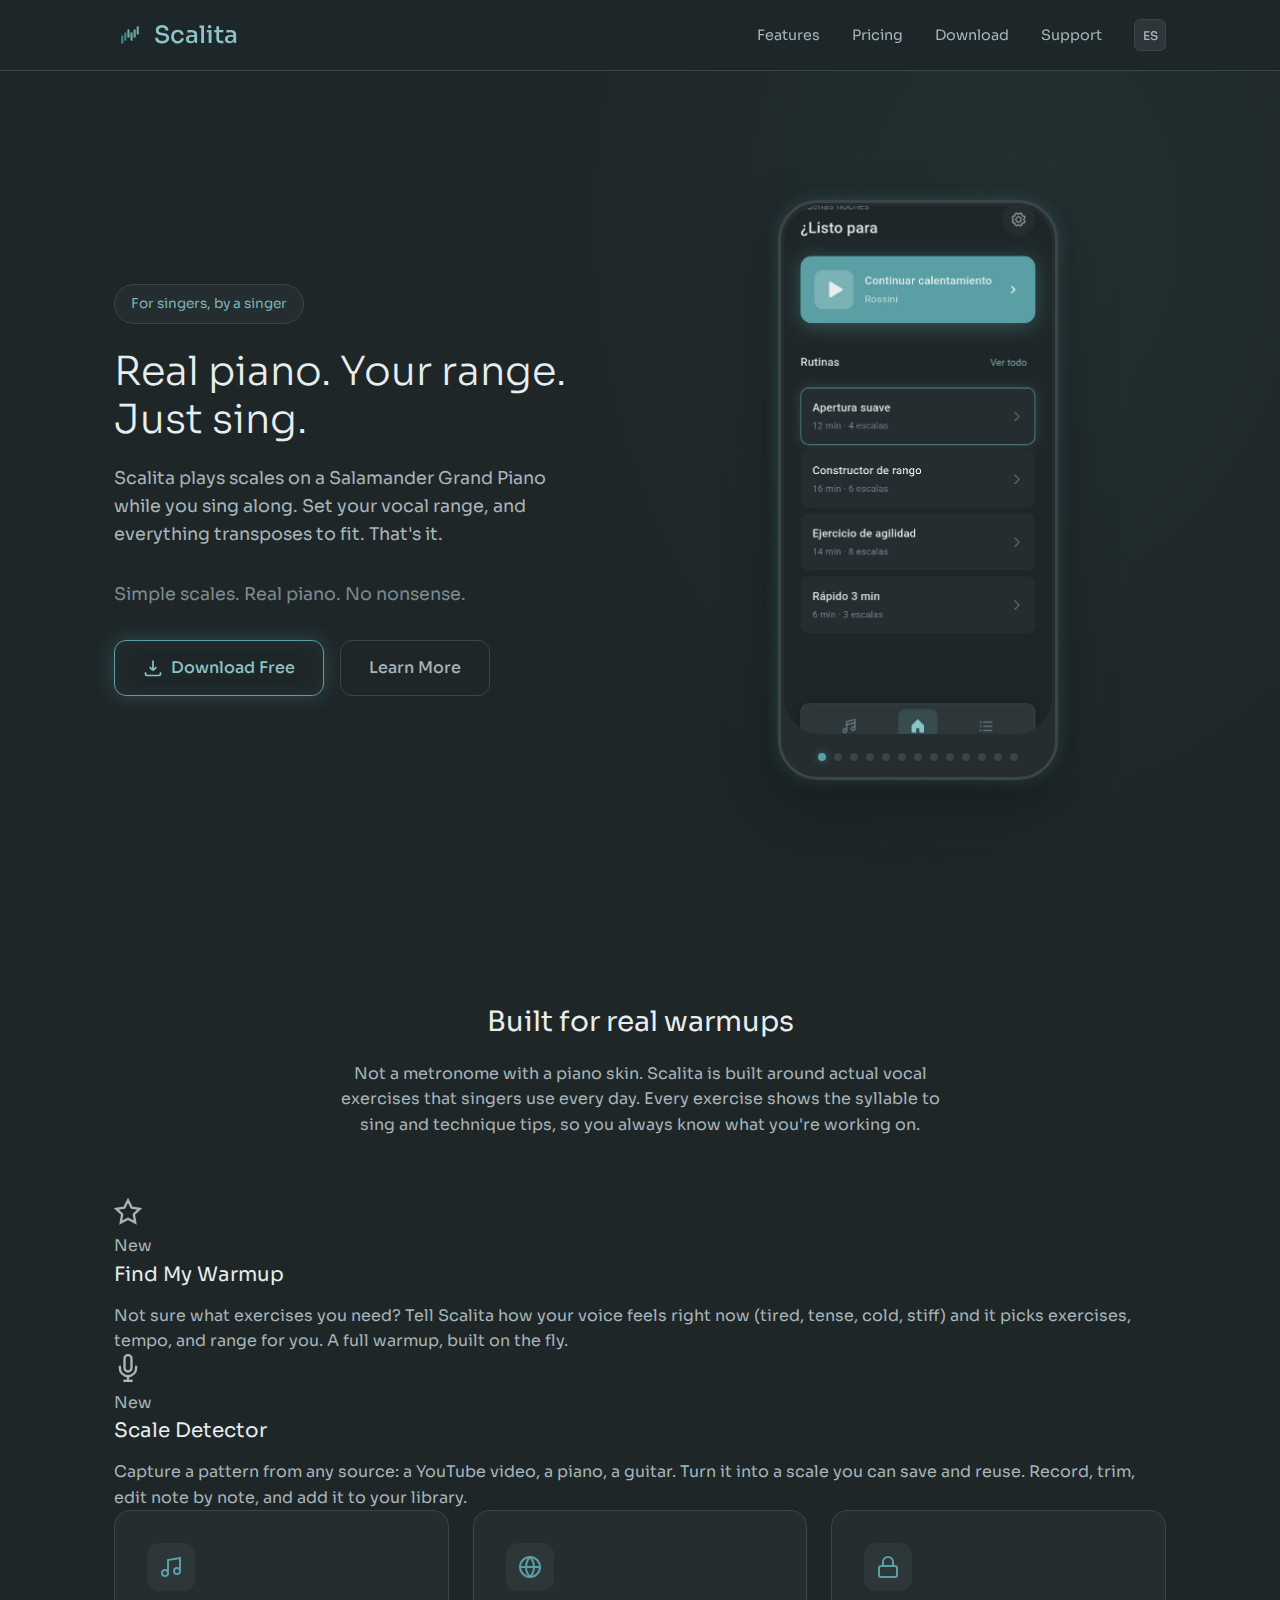
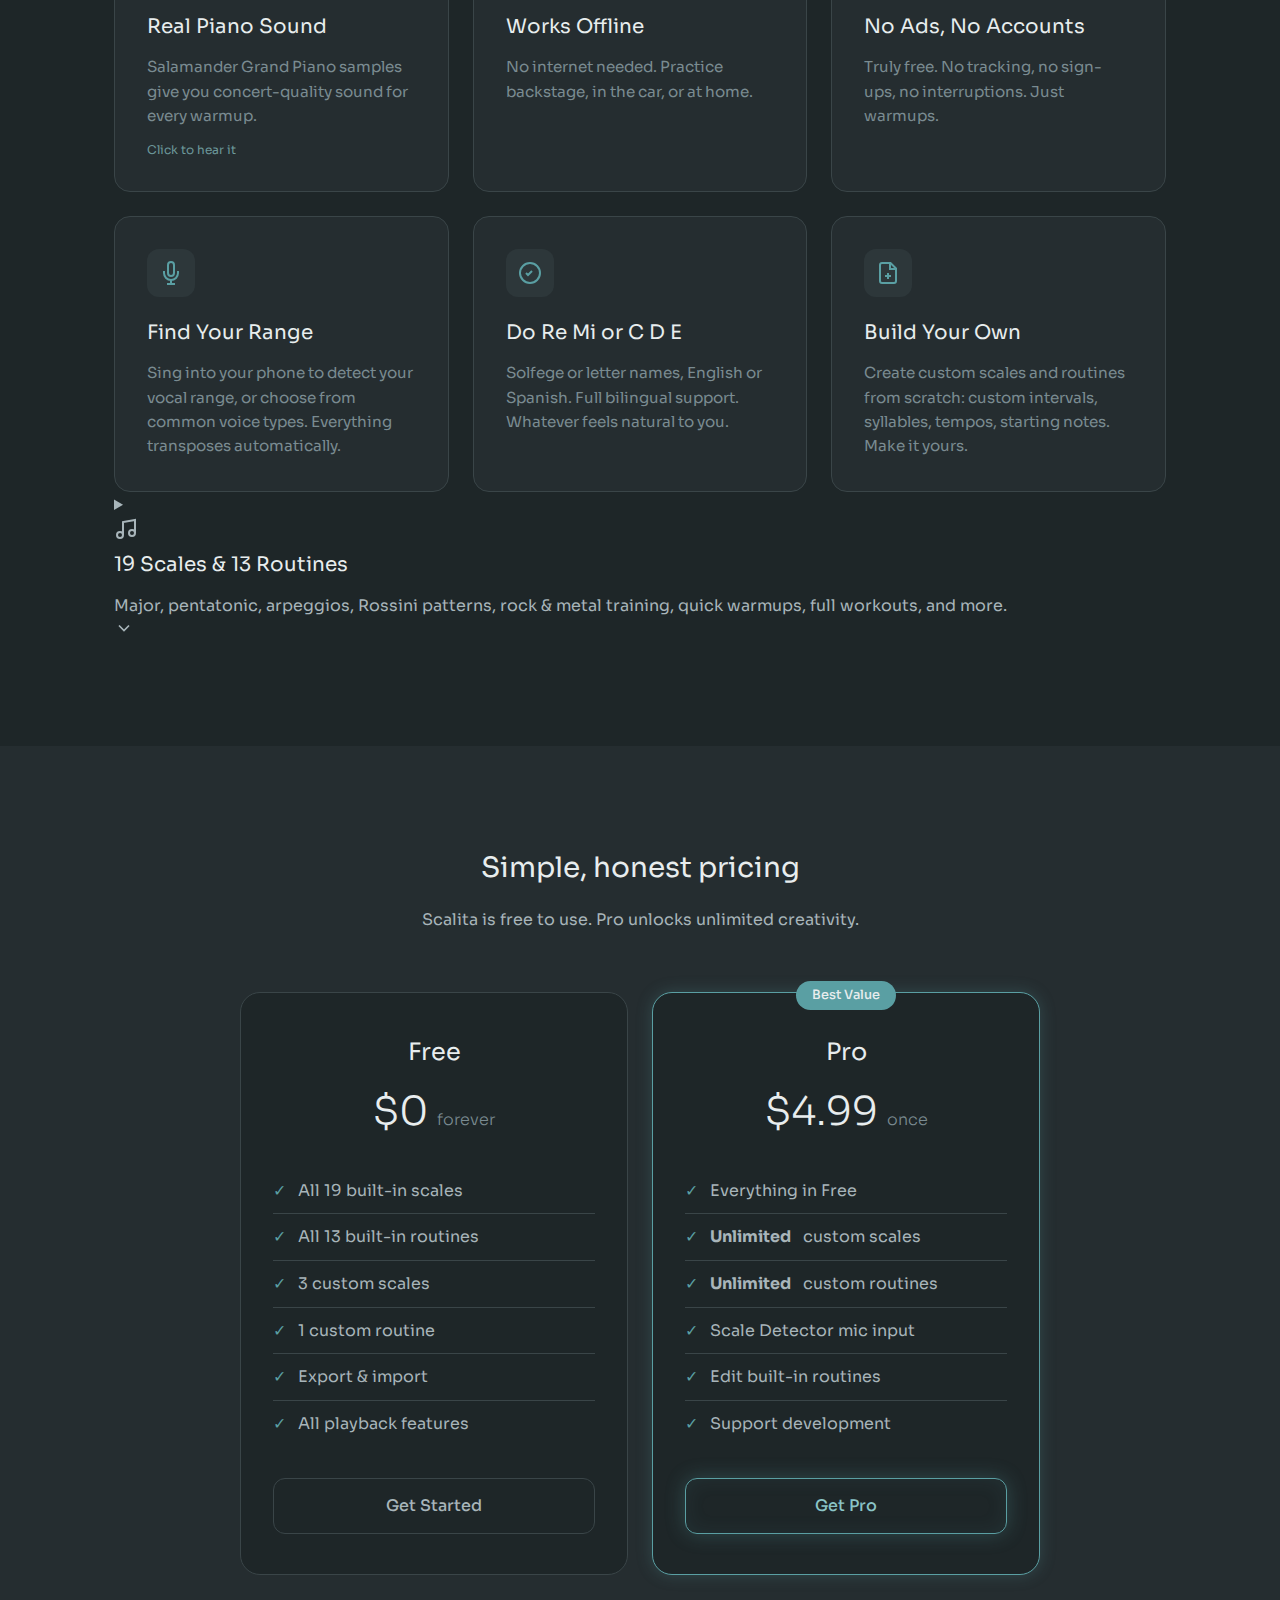
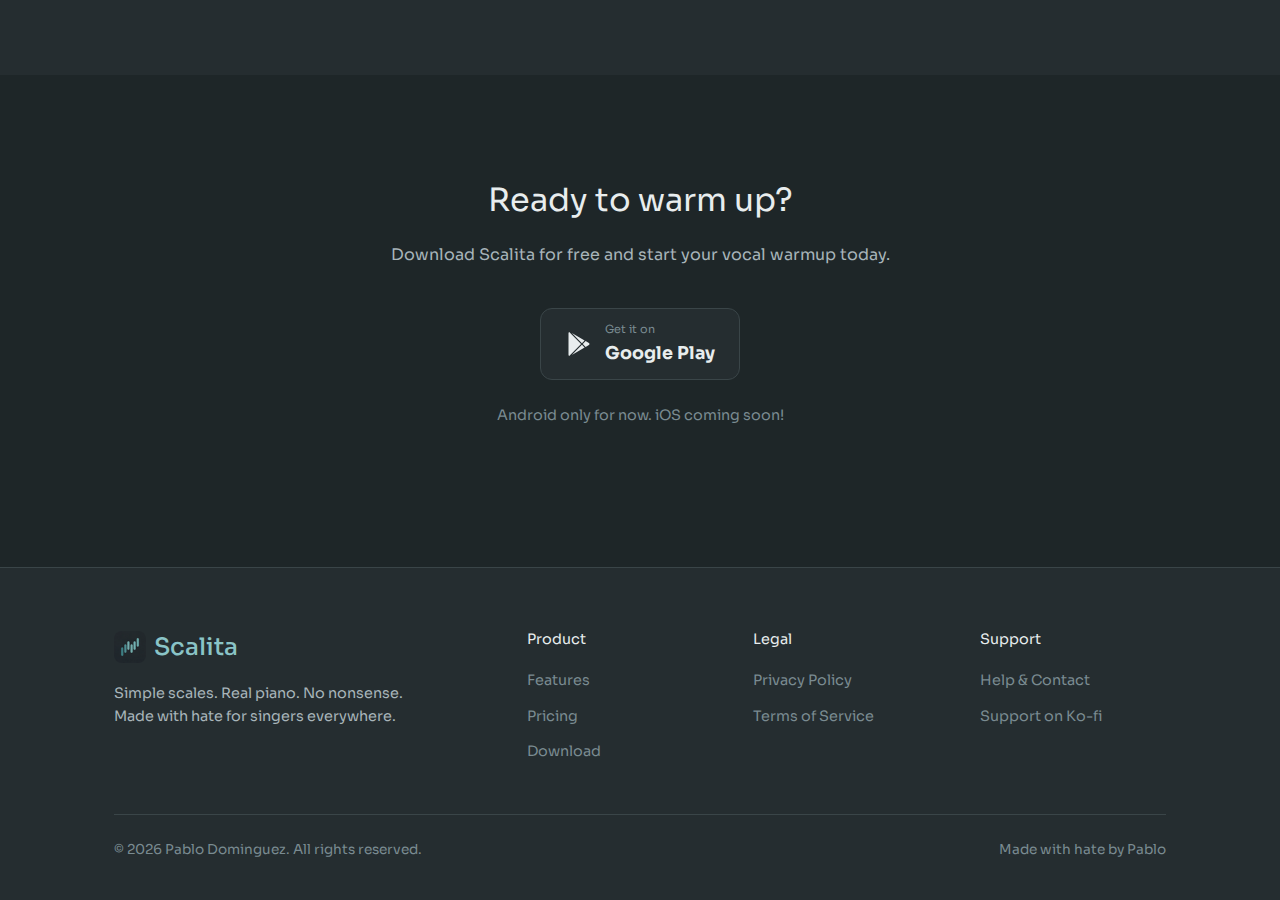
<file: index.html>
<!DOCTYPE html>
<html lang="en">
<head>
  <meta charset="UTF-8">
  <meta name="viewport" content="width=device-width, initial-scale=1.0">
  <title>Scalita - Simple scales. Real piano. No nonsense.</title>
  <meta name="description" content="Free vocal warmup app with 19 scales, 13 routines, and real Salamander Grand Piano sound. Rock & metal vocal training, scale detector, adaptive warmups. Offline, no ads.">
  <meta name="keywords" content="vocal warmup app, singing scales, vocal routines, rock and metal vocal training, scale detector, voice warmup, piano scales for singers, vocal exercises, solfege app">
  <link rel="canonical" href="https://scalita.com/">

  <!-- Hreflang for language alternatives -->
  <link rel="alternate" hreflang="en" href="https://scalita.com/">
  <link rel="alternate" hreflang="es" href="https://scalita.com/es/">
  <link rel="alternate" hreflang="x-default" href="https://scalita.com/">

  <!-- Open Graph -->
  <meta property="og:title" content="Scalita - 19 Scales, 13 Routines, Real Piano. Free Vocal Warmup App.">
  <meta property="og:description" content="Real Salamander Grand Piano sound. Adaptive warmups, rock & metal training, scale detector, custom routines. No ads, no accounts, works offline.">
  <meta property="og:type" content="website">
  <meta property="og:url" content="https://scalita.com">
  <meta property="og:image" content="https://scalita.com/images/og-image.png">
  <meta property="og:image:width" content="1200">
  <meta property="og:image:height" content="630">
  <meta property="og:locale" content="en_US">
  <meta property="og:locale:alternate" content="es_ES">

  <!-- Twitter Card -->
  <meta name="twitter:card" content="summary_large_image">
  <meta name="twitter:title" content="Scalita - 19 Scales, 13 Routines, Real Piano. Free Vocal Warmup App.">
  <meta name="twitter:description" content="Real Salamander Grand Piano sound. Adaptive warmups, rock & metal training, scale detector. No ads, works offline.">
  <meta name="twitter:image" content="https://scalita.com/images/og-image.png">

  <!-- Favicon -->
  <link rel="icon" type="image/png" sizes="32x32" href="images/logo_32.png">
  <link rel="apple-touch-icon" sizes="192x192" href="images/logo_192.png">

  <!-- Fonts -->
  <link rel="preconnect" href="https://fonts.googleapis.com">
  <link rel="preconnect" href="https://fonts.gstatic.com" crossorigin>
  <link href="https://fonts.googleapis.com/css2?family=Sora:wght@300;400;500&display=swap" rel="stylesheet">

  <link rel="stylesheet" href="css/style.css">

  <!-- Structured Data -->
  <script type="application/ld+json">
  {
    "@context": "https://schema.org",
    "@type": "SoftwareApplication",
    "name": "Scalita",
    "operatingSystem": "Android",
    "applicationCategory": "MultimediaApplication",
    "description": "Free vocal warmup app with 19 scales, 13 routines, and real Salamander Grand Piano sound. Includes rock & metal training, adaptive warmups, and a scale detector. No ads, works offline.",
    "offers": {
      "@type": "Offer",
      "price": "0",
      "priceCurrency": "USD"
    },
    "aggregateRating": {
      "@type": "AggregateRating",
      "ratingValue": "5",
      "ratingCount": "1"
    }
  }
  </script>

  <!-- Language auto-detection (redirect Spanish speakers) -->
  <script>
    (function() {
      if (localStorage.getItem('scalita-lang-choice')) return;
      var lang = navigator.language || navigator.userLanguage;
      if (lang && lang.toLowerCase().startsWith('es')) {
        window.location.href = '/es/';
      }
    })();
  </script>
</head>
<body>
  <!-- Navigation -->
  <nav>
    <div class="container">
      <a href="/" class="logo">
        <img src="images/logo.svg" alt="Scalita logo" width="32" height="32">
        Scalita
      </a>
      <button class="menu-toggle" aria-label="Toggle menu">
        <span></span>
        <span></span>
        <span></span>
      </button>
      <ul>
        <li><a href="#features">Features</a></li>
        <li><a href="#pricing">Pricing</a></li>
        <li><a href="#download">Download</a></li>
        <li><a href="support.html">Support</a></li>
        <li><a href="/es/" class="lang-switch" title="Espa&ntilde;ol">ES</a></li>
      </ul>
    </div>
  </nav>

  <!-- Hero Section -->
  <section class="hero">
    <div class="container">
      <div class="hero-content">
        <span class="hero-badge">For singers, by a singer</span>
        <h1>Real piano. Your range. Just sing.</h1>
        <p>Scalita plays scales on a Salamander Grand Piano while you sing along. Set your vocal range, and everything transposes to fit. That's it.</p>
        <p class="tagline">Simple scales. Real piano. No nonsense.</p>
        <div class="hero-buttons">
          <a href="#download" class="btn btn-primary">
            <svg width="20" height="20" viewBox="0 0 24 24" fill="none" stroke="currentColor" stroke-width="2">
              <path d="M12 15V3M12 15L8 11M12 15L16 11M3 17V19C3 20.1 3.9 21 5 21H19C20.1 21 21 20.1 21 19V17"/>
            </svg>
            Download Free
          </a>
          <a href="#features" class="btn btn-secondary">Learn More</a>
        </div>
      </div>
      <div class="hero-visual">
        <div class="phone-mockup">
          <div class="phone-screen">
            <div class="screenshot-carousel">
              <img src="images/screenshots/en/home.jpg" alt="Scalita home screen" class="screenshot active">
              <img src="images/screenshots/en/find_my_warmup.jpg" alt="Find My Warmup - Adaptive Mode" class="screenshot">
              <img src="images/screenshots/en/play1.jpg" alt="Scale playback" class="screenshot">
              <img src="images/screenshots/en/play2.jpg" alt="Scale playback with notes" class="screenshot">
              <img src="images/screenshots/en/routine_description.jpg" alt="Routine description" class="screenshot">
              <img src="images/screenshots/en/break.jpg" alt="Break between exercises" class="screenshot">
              <img src="images/screenshots/en/all_scales.jpg" alt="All scales" class="screenshot">
              <img src="images/screenshots/en/create_scales.jpg" alt="Create custom scale" class="screenshot">
              <img src="images/screenshots/en/create_scales_microphone_input.jpg" alt="Create scale with microphone" class="screenshot">
              <img src="images/screenshots/en/create_routine_step.jpg" alt="Add routine step" class="screenshot">
              <img src="images/screenshots/en/range_low.jpg" alt="Vocal range detection" class="screenshot">
              <img src="images/screenshots/en/range_set.jpg" alt="Vocal range set" class="screenshot">
              <img src="images/screenshots/en/all_routines.jpg" alt="All routines" class="screenshot">
            </div>
          </div>
          <div class="carousel-dots">
            <span class="dot active"></span>
            <span class="dot"></span>
            <span class="dot"></span>
            <span class="dot"></span>
            <span class="dot"></span>
            <span class="dot"></span>
            <span class="dot"></span>
            <span class="dot"></span>
            <span class="dot"></span>
            <span class="dot"></span>
            <span class="dot"></span>
            <span class="dot"></span>
            <span class="dot"></span>
          </div>
        </div>
      </div>
    </div>
  </section>

  <!-- Features Section -->
  <section class="features" id="features">
    <div class="container">
      <div class="section-header">
        <h2>Built for real warmups</h2>
        <p>Not a metronome with a piano skin. Scalita is built around actual vocal exercises that singers use every day. Every exercise shows the syllable to sing and technique tips, so you always know what you're working on.</p>
      </div>
      <!-- Find My Warmup highlight -->
      <div class="feature-highlight">
        <div class="feature-highlight-icon">
          <svg width="28" height="28" viewBox="0 0 24 24" fill="none" stroke="currentColor" stroke-width="2">
            <path d="M12 2L15.09 8.26L22 9.27L17 14.14L18.18 21.02L12 17.77L5.82 21.02L7 14.14L2 9.27L8.91 8.26L12 2Z"/>
          </svg>
        </div>
        <div class="feature-highlight-content">
          <span class="feature-new-badge">New</span>
          <h3>Find My Warmup</h3>
          <p>Not sure what exercises you need? Tell Scalita how your voice feels right now (tired, tense, cold, stiff) and it picks exercises, tempo, and range for you. A full warmup, built on the fly.</p>
        </div>
      </div>

      <!-- Scale Detector highlight -->
      <div class="feature-highlight">
        <div class="feature-highlight-icon">
          <svg width="28" height="28" viewBox="0 0 24 24" fill="none" stroke="currentColor" stroke-width="2">
            <path d="M12 1a3 3 0 00-3 3v8a3 3 0 006 0V4a3 3 0 00-3-3z"/>
            <path d="M19 10v2a7 7 0 01-14 0v-2"/>
            <line x1="12" y1="19" x2="12" y2="23"/>
            <line x1="8" y1="23" x2="16" y2="23"/>
          </svg>
        </div>
        <div class="feature-highlight-content">
          <span class="feature-new-badge">New</span>
          <h3>Scale Detector</h3>
          <p>Capture a pattern from any source: a YouTube video, a piano, a guitar. Turn it into a scale you can save and reuse. Record, trim, edit note by note, and add it to your library.</p>
        </div>
      </div>

      <!-- Supporting features grid -->
      <div class="features-grid">
        <div class="feature-card clickable" id="piano-card" onclick="playPianoChord()">
          <div class="feature-icon">
            <svg width="24" height="24" viewBox="0 0 24 24" fill="none" stroke="currentColor" stroke-width="2">
              <path d="M9 18V5l12-2v13"/>
              <circle cx="6" cy="18" r="3"/>
              <circle cx="18" cy="16" r="3"/>
            </svg>
          </div>
          <h3>Real Piano Sound</h3>
          <p>Salamander Grand Piano samples give you concert-quality sound for every warmup.</p>
          <p class="play-hint">Click to hear it</p>
        </div>
        <div class="feature-card">
          <div class="feature-icon">
            <svg width="24" height="24" viewBox="0 0 24 24" fill="none" stroke="currentColor" stroke-width="2">
              <path d="M12 22C6.5 22 2 17.5 2 12S6.5 2 12 2s10 4.5 10 10-4.5 10-10 10z"/>
              <path d="M2 12h20M12 2a15.3 15.3 0 014 10 15.3 15.3 0 01-4 10 15.3 15.3 0 01-4-10 15.3 15.3 0 014-10z"/>
            </svg>
          </div>
          <h3>Works Offline</h3>
          <p>No internet needed. Practice backstage, in the car, or at home.</p>
        </div>
        <div class="feature-card">
          <div class="feature-icon">
            <svg width="24" height="24" viewBox="0 0 24 24" fill="none" stroke="currentColor" stroke-width="2">
              <rect x="3" y="11" width="18" height="11" rx="2" ry="2"/>
              <path d="M7 11V7a5 5 0 0110 0v4"/>
            </svg>
          </div>
          <h3>No Ads, No Accounts</h3>
          <p>Truly free. No tracking, no sign-ups, no interruptions. Just warmups.</p>
        </div>
        <div class="feature-card">
          <div class="feature-icon">
            <svg width="24" height="24" viewBox="0 0 24 24" fill="none" stroke="currentColor" stroke-width="2">
              <path d="M12 1a3 3 0 00-3 3v8a3 3 0 006 0V4a3 3 0 00-3-3z"/>
              <path d="M19 10v2a7 7 0 01-14 0v-2"/>
              <line x1="12" y1="19" x2="12" y2="23"/>
              <line x1="8" y1="23" x2="16" y2="23"/>
            </svg>
          </div>
          <h3>Find Your Range</h3>
          <p>Sing into your phone to detect your vocal range, or choose from common voice types. Everything transposes automatically.</p>
        </div>
        <div class="feature-card">
          <div class="feature-icon">
            <svg width="24" height="24" viewBox="0 0 24 24" fill="none" stroke="currentColor" stroke-width="2">
              <circle cx="12" cy="12" r="10"/>
              <path d="M8 12l2 2 4-4"/>
            </svg>
          </div>
          <h3>Do Re Mi or C D E</h3>
          <p>Solfege or letter names, English or Spanish. Full bilingual support. Whatever feels natural to you.</p>
        </div>
        <div class="feature-card">
          <div class="feature-icon">
            <svg width="24" height="24" viewBox="0 0 24 24" fill="none" stroke="currentColor" stroke-width="2">
              <path d="M14.5 2H6a2 2 0 00-2 2v16a2 2 0 002 2h12a2 2 0 002-2V7.5L14.5 2z"/>
              <polyline points="14,2 14,8 20,8"/>
              <line x1="12" y1="18" x2="12" y2="12"/>
              <line x1="9" y1="15" x2="15" y2="15"/>
            </svg>
          </div>
          <h3>Build Your Own</h3>
          <p>Create custom scales and routines from scratch: custom intervals, syllables, tempos, starting notes. Make it yours.</p>
        </div>
      </div>

      <details class="catalog-expand">
        <summary>
          <div class="catalog-summary">
            <div class="catalog-summary-icon">
              <svg width="24" height="24" viewBox="0 0 24 24" fill="none" stroke="currentColor" stroke-width="2">
                <path d="M9 18V5l12-2v13"/>
                <circle cx="6" cy="18" r="3"/>
                <circle cx="18" cy="16" r="3"/>
              </svg>
            </div>
            <div>
              <h3>19 Scales & 13 Routines</h3>
              <p>Major, pentatonic, arpeggios, Rossini patterns, rock & metal training, quick warmups, full workouts, and more.</p>
            </div>
            <svg class="catalog-chevron" width="20" height="20" viewBox="0 0 24 24" fill="none" stroke="currentColor" stroke-width="2">
              <polyline points="6 9 12 15 18 9"/>
            </svg>
          </div>
        </summary>
        <div class="catalog-details">
          <div class="catalog-column">
            <h4>Scales</h4>
            <div class="content-tags">
              <span class="tag">Major</span>
              <span class="tag">Minor</span>
              <span class="tag">Pentatonic Major</span>
              <span class="tag">Pentatonic Minor</span>
              <span class="tag">Chromatic</span>
              <span class="tag">Triad Arpeggio</span>
              <span class="tag">Seventh Arpeggio</span>
              <span class="tag">Octave Jump</span>
              <span class="tag">Fifth Slide</span>
              <span class="tag">1-3-5-8</span>
              <span class="tag">Rossini</span>
              <span class="tag">Rossini Extended</span>
              <span class="tag">Staccato Triad</span>
              <span class="tag">Trill (Half Step)</span>
              <span class="tag">Trill (Whole Step)</span>
              <span class="tag">Slide Up</span>
              <span class="tag">Slide Down</span>
              <span class="tag">Messa di Voce</span>
              <span class="tag">Five-Note Descending</span>
            </div>
          </div>
          <div class="catalog-column">
            <h4>Routines</h4>
            <ul class="routine-grid">
              <li><strong>Quick Warmup</strong> <span>3 minutes, just the essentials.</span></li>
              <li><strong>Gentle Opener</strong> <span>Low-impact start for mornings or tired voices.</span></li>
              <li><strong>Standard Warmup</strong> <span>The all-around daily warmup.</span></li>
              <li><strong>Range Builder</strong> <span>Push your upper and lower limits.</span></li>
              <li><strong>Agility Drills</strong> <span>Fast runs, trills, and ornaments.</span></li>
              <li><strong>Resonance & Tone</strong> <span>Sustained notes, focus on tone quality.</span></li>
              <li><strong>Classical Foundations</strong> <span>Arpeggios and Rossini patterns.</span></li>
              <li><strong>Musical Theater</strong> <span>Belt prep, dynamic range, projection.</span></li>
              <li><strong>Jazz & Contemporary</strong> <span>Pentatonics, sevenths, chromatic movement.</span></li>
              <li><strong>Rock & Metal Training</strong> <span>Power, belt range, stamina.</span></li>
              <li><strong>Choir Prep</strong> <span>Blend, intonation, interval training.</span></li>
              <li><strong>Pre-Performance</strong> <span>Light, focused, confidence-building.</span></li>
              <li><strong>Full Vocal Workout</strong> <span>Everything, start to finish.</span></li>
            </ul>
          </div>
        </div>
      </details>
    </div>
  </section>

  <!-- Pricing Section -->
  <section class="pricing" id="pricing">
    <div class="container">
      <div class="section-header">
        <h2>Simple, honest pricing</h2>
        <p>Scalita is free to use. Pro unlocks unlimited creativity.</p>
      </div>
      <div class="pricing-cards">
        <div class="pricing-card">
          <h3>Free</h3>
          <div class="price">$0 <span>forever</span></div>
          <ul class="pricing-features">
            <li><span class="check">&#10003;</span> All 19 built-in scales</li>
            <li><span class="check">&#10003;</span> All 13 built-in routines</li>
            <li><span class="check">&#10003;</span> 3 custom scales</li>
            <li><span class="check">&#10003;</span> 1 custom routine</li>
            <li><span class="check">&#10003;</span> Export & import</li>
            <li><span class="check">&#10003;</span> All playback features</li>
          </ul>
          <a href="#download" class="btn btn-secondary" style="width: 100%; justify-content: center;">Get Started</a>
        </div>
        <div class="pricing-card featured">
          <h3>Pro</h3>
          <div class="price">$4.99 <span>once</span></div>
          <ul class="pricing-features">
            <li><span class="check">&#10003;</span> Everything in Free</li>
            <li><span class="check">&#10003;</span> <strong>Unlimited</strong> custom scales</li>
            <li><span class="check">&#10003;</span> <strong>Unlimited</strong> custom routines</li>
            <li><span class="check">&#10003;</span> Scale Detector mic input</li>
            <li><span class="check">&#10003;</span> Edit built-in routines</li>
            <li><span class="check">&#10003;</span> Support development</li>
          </ul>
          <a href="#download" class="btn btn-primary" style="width: 100%; justify-content: center;">Get Pro</a>
        </div>
      </div>
    </div>
  </section>

  <!-- Download Section -->
  <section class="download" id="download">
    <div class="container">
      <h2>Ready to warm up?</h2>
      <p>Download Scalita for free and start your vocal warmup today.</p>
      <div class="store-buttons">
        <a href="https://play.google.com/store/apps/details?id=com.scalita.app" class="store-button" target="_blank" rel="noopener">
          <svg viewBox="0 0 24 24" fill="currentColor">
            <path d="M3.609 1.814L13.792 12 3.609 22.186a.996.996 0 01-.609-.92V2.734a1 1 0 01.609-.92zm10.89 10.893l2.302 2.302-10.937 6.333 8.635-8.635zm3.199-3.199l2.807 1.626a1 1 0 010 1.732l-2.807 1.626L15.206 12l2.492-2.492zM5.864 2.658L16.801 8.99l-2.302 2.303-8.635-8.635z"/>
          </svg>
          <div class="store-text">
            <small>Get it on</small>
            <strong>Google Play</strong>
          </div>
        </a>
      </div>
      <p style="margin-top: 24px; font-size: 0.9rem; color: var(--slate);">Android only for now. iOS coming soon!</p>
    </div>
  </section>

  <!-- Footer -->
  <footer>
    <div class="container">
      <div class="footer-content">
        <div class="footer-brand">
          <a href="/" class="logo">
            <img src="images/logo_48.png" alt="Scalita logo" width="28" height="28">
            Scalita
          </a>
          <p>Simple scales. Real piano. No nonsense. Made with hate for singers everywhere.</p>
        </div>
        <div class="footer-links">
          <h4>Product</h4>
          <ul>
            <li><a href="#features">Features</a></li>
            <li><a href="#pricing">Pricing</a></li>
            <li><a href="#download">Download</a></li>
          </ul>
        </div>
        <div class="footer-links">
          <h4>Legal</h4>
          <ul>
            <li><a href="privacy.html">Privacy Policy</a></li>
            <li><a href="terms.html">Terms of Service</a></li>
          </ul>
        </div>
        <div class="footer-links">
          <h4>Support</h4>
          <ul>
            <li><a href="support.html">Help & Contact</a></li>
            <li><a href="https://ko-fi.com/pablodm9" target="_blank" rel="noopener">Support on Ko-fi</a></li>
          </ul>
        </div>
      </div>
      <div class="footer-bottom">
        <p>&copy; 2026 Pablo Dominguez. All rights reserved.</p>
        <p>Made with hate by <a href="https://dominguezpablo.com" target="_blank" rel="noopener">Pablo</a></p>
      </div>
    </div>
  </footer>

  <!-- Screenshot Carousel Script -->
  <script>
    document.addEventListener('DOMContentLoaded', function() {
      const screenshots = document.querySelectorAll('.screenshot');
      const dots = document.querySelectorAll('.dot');
      let currentIndex = 0;
      const interval = 4000;

      function showSlide(index) {
        screenshots.forEach((s, i) => {
          s.classList.toggle('active', i === index);
        });
        dots.forEach((d, i) => {
          d.classList.toggle('active', i === index);
        });
      }

      function nextSlide() {
        currentIndex = (currentIndex + 1) % screenshots.length;
        showSlide(currentIndex);
      }

      dots.forEach((dot, i) => {
        dot.addEventListener('click', () => {
          currentIndex = i;
          showSlide(currentIndex);
        });
      });

      setInterval(nextSlide, interval);

      // Mobile menu toggle
      const menuToggle = document.querySelector('.menu-toggle');
      const navMenu = document.querySelector('nav ul');

      if (menuToggle) {
        menuToggle.addEventListener('click', () => {
          menuToggle.classList.toggle('active');
          navMenu.classList.toggle('open');
        });

        // Close menu when clicking a link
        navMenu.querySelectorAll('a').forEach(link => {
          link.addEventListener('click', () => {
            menuToggle.classList.remove('active');
            navMenu.classList.remove('open');
          });
        });
      }
    });

    // Piano chord player
    const pianoNotes = [
      new Audio('audio/60_C4.mp3'),
      new Audio('audio/64_E4.mp3'),
      new Audio('audio/67_G4.mp3')
    ];

    // Preload
    pianoNotes.forEach(n => n.load());

    function playPianoChord() {
      pianoNotes.forEach((note, i) => {
        note.currentTime = 0;
        setTimeout(() => note.play(), i * 80);
      });
    }
  </script>
</body>
</html>
</file>
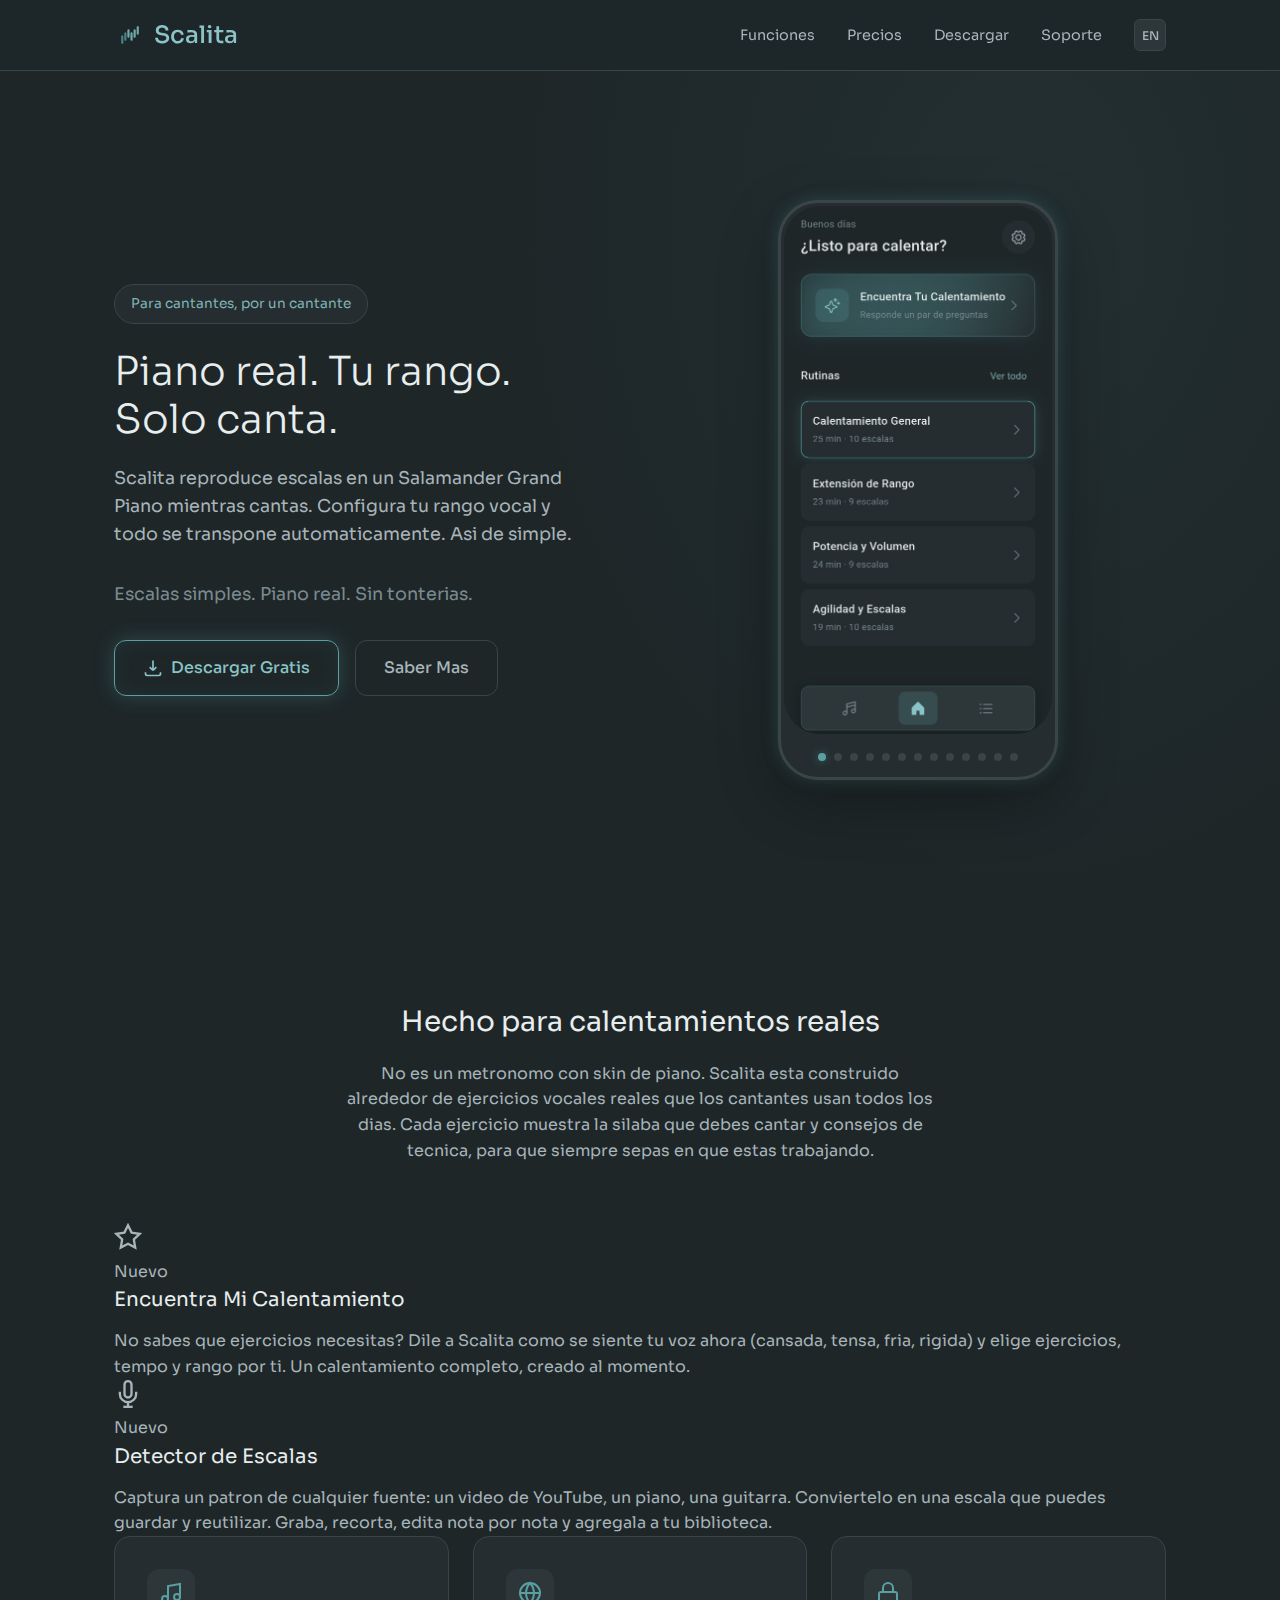
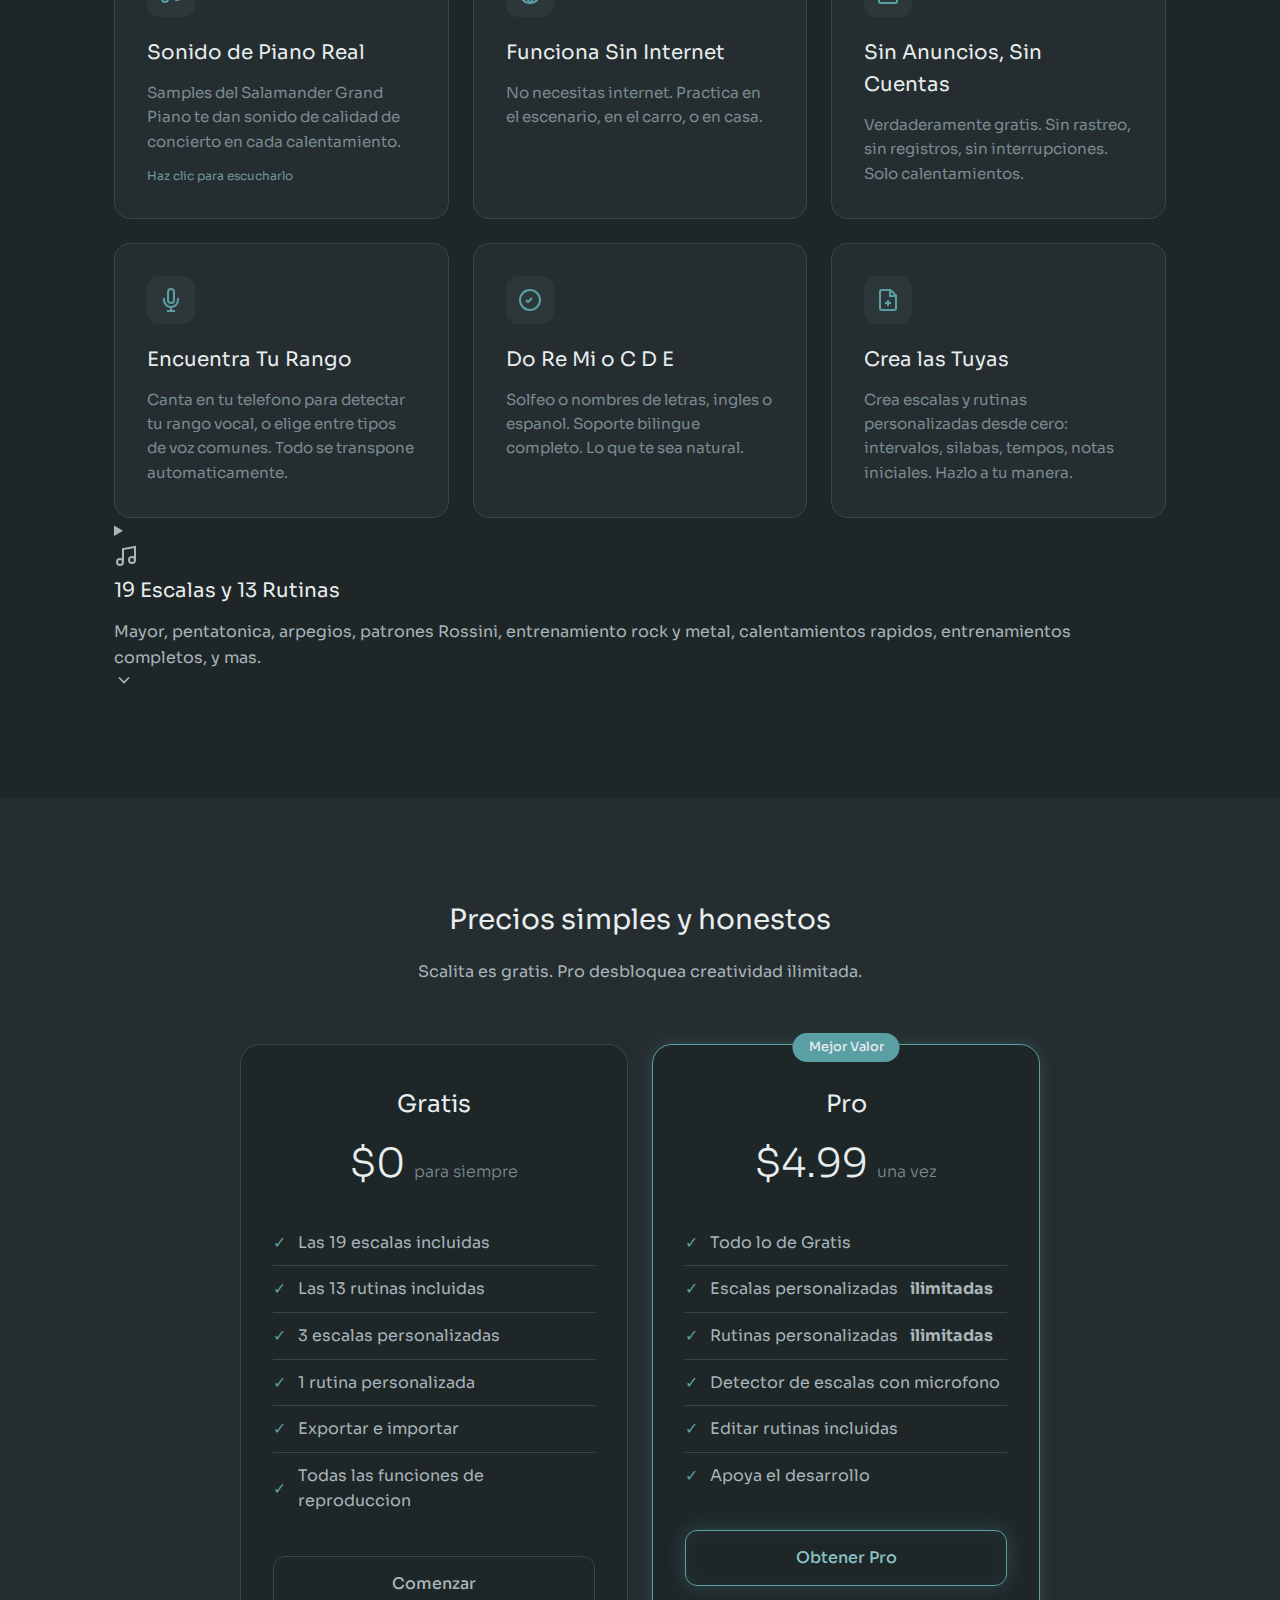
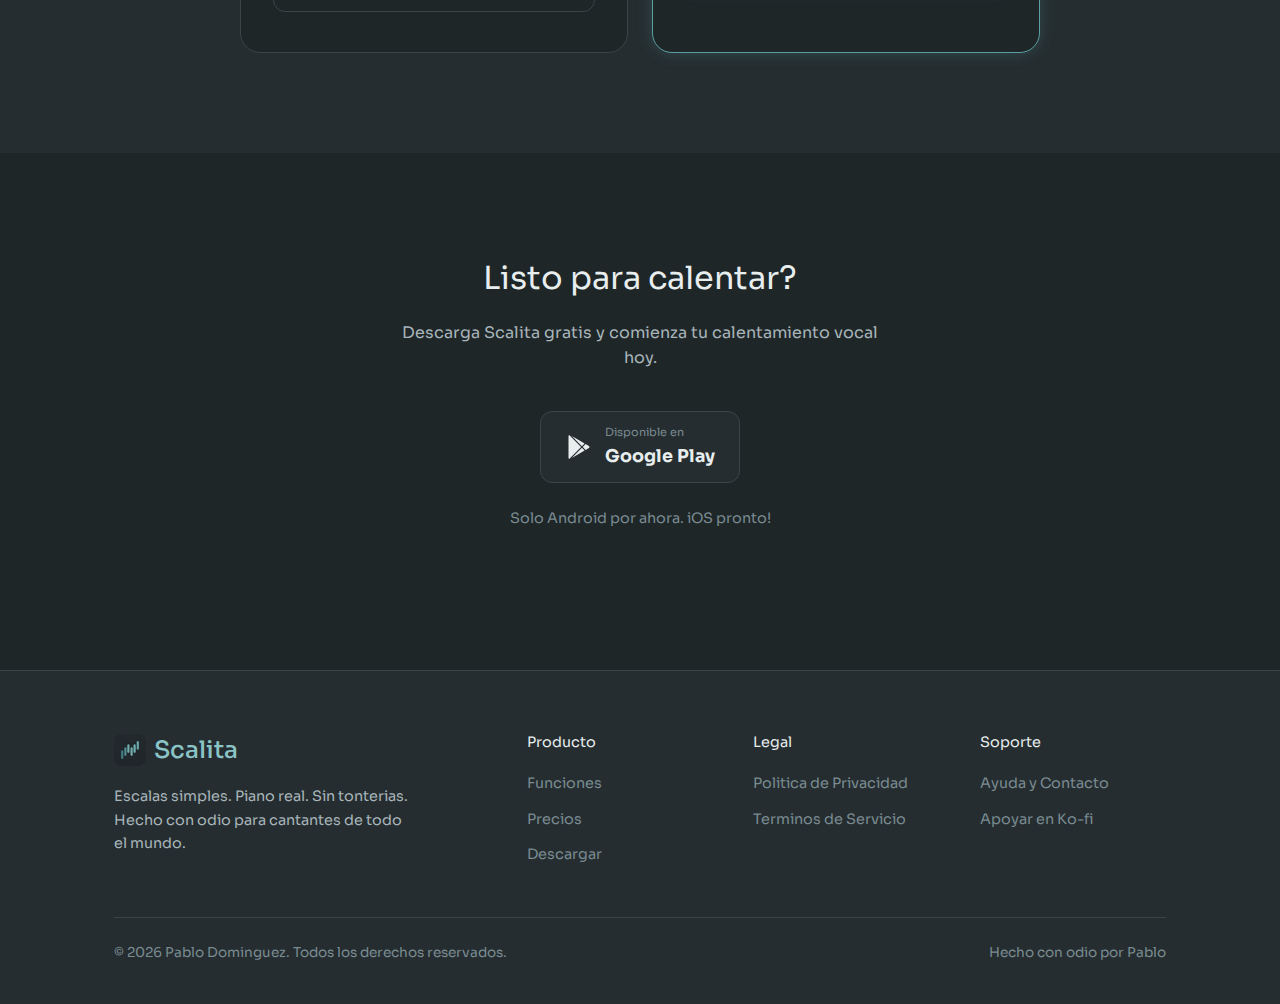
<file: es/index.html>
<!DOCTYPE html>
<html lang="es">
<head>
  <meta charset="UTF-8">
  <meta name="viewport" content="width=device-width, initial-scale=1.0">
  <title>Scalita - Escalas simples. Piano real. Sin tonterias.</title>
  <meta name="description" content="App gratuita de calentamiento vocal con 19 escalas, 13 rutinas y sonido real de Salamander Grand Piano. Entrenamiento rock y metal, detector de escalas, calentamientos adaptativos. Sin internet, sin anuncios.">
  <meta name="keywords" content="app calentamiento vocal, escalas para cantar, rutinas vocales, entrenamiento vocal rock y metal, detector de escalas, calentamiento de voz, escalas de piano para cantantes, ejercicios vocales, app solfeo">
  <link rel="canonical" href="https://scalita.com/es/">

  <!-- Hreflang for language alternatives -->
  <link rel="alternate" hreflang="en" href="https://scalita.com/">
  <link rel="alternate" hreflang="es" href="https://scalita.com/es/">
  <link rel="alternate" hreflang="x-default" href="https://scalita.com/">

  <!-- Open Graph -->
  <meta property="og:title" content="Scalita - 19 Escalas, 13 Rutinas, Piano Real. App Gratuita de Calentamiento Vocal.">
  <meta property="og:description" content="Sonido real de Salamander Grand Piano. Calentamientos adaptativos, entrenamiento rock y metal, detector de escalas, rutinas personalizadas. Sin anuncios, sin cuentas, funciona sin internet.">
  <meta property="og:type" content="website">
  <meta property="og:url" content="https://scalita.com/es/">
  <meta property="og:image" content="https://scalita.com/images/og-image.png">
  <meta property="og:image:width" content="1200">
  <meta property="og:image:height" content="630">
  <meta property="og:locale" content="es_ES">
  <meta property="og:locale:alternate" content="en_US">

  <!-- Twitter Card -->
  <meta name="twitter:card" content="summary_large_image">
  <meta name="twitter:title" content="Scalita - 19 Escalas, 13 Rutinas, Piano Real. App Gratuita de Calentamiento Vocal.">
  <meta name="twitter:description" content="Sonido real de Salamander Grand Piano. Calentamientos adaptativos, entrenamiento rock y metal, detector de escalas. Sin anuncios, funciona sin internet.">
  <meta name="twitter:image" content="https://scalita.com/images/og-image.png">

  <!-- Favicon -->
  <link rel="icon" type="image/png" sizes="32x32" href="../images/logo_32.png">
  <link rel="apple-touch-icon" sizes="192x192" href="../images/logo_192.png">

  <!-- Fonts -->
  <link rel="preconnect" href="https://fonts.googleapis.com">
  <link rel="preconnect" href="https://fonts.gstatic.com" crossorigin>
  <link href="https://fonts.googleapis.com/css2?family=Sora:wght@300;400;500&display=swap" rel="stylesheet">

  <link rel="stylesheet" href="../css/style.css">

  <!-- Structured Data -->
  <script type="application/ld+json">
  {
    "@context": "https://schema.org",
    "@type": "SoftwareApplication",
    "name": "Scalita",
    "operatingSystem": "Android",
    "applicationCategory": "MultimediaApplication",
    "description": "App gratuita de calentamiento vocal con 19 escalas, 13 rutinas y sonido real de Salamander Grand Piano. Incluye entrenamiento rock y metal, calentamientos adaptativos y detector de escalas. Sin anuncios, funciona sin internet.",
    "offers": {
      "@type": "Offer",
      "price": "0",
      "priceCurrency": "USD"
    },
    "aggregateRating": {
      "@type": "AggregateRating",
      "ratingValue": "5",
      "ratingCount": "1"
    }
  }
  </script>

  <!-- Set language preference -->
  <script>
    localStorage.setItem('scalita-lang-choice', 'es');
  </script>
</head>
<body>
  <!-- Navigation -->
  <nav>
    <div class="container">
      <a href="/es/" class="logo">
        <img src="../images/logo.svg" alt="Logo de Scalita" width="32" height="32">
        Scalita
      </a>
      <button class="menu-toggle" aria-label="Alternar menu">
        <span></span>
        <span></span>
        <span></span>
      </button>
      <ul>
        <li><a href="#features">Funciones</a></li>
        <li><a href="#pricing">Precios</a></li>
        <li><a href="#download">Descargar</a></li>
        <li><a href="support.html">Soporte</a></li>
        <li><a href="/" class="lang-switch" title="English">EN</a></li>
      </ul>
    </div>
  </nav>

  <!-- Hero Section -->
  <section class="hero">
    <div class="container">
      <div class="hero-content">
        <span class="hero-badge">Para cantantes, por un cantante</span>
        <h1>Piano real. Tu rango. Solo canta.</h1>
        <p>Scalita reproduce escalas en un Salamander Grand Piano mientras cantas. Configura tu rango vocal y todo se transpone automaticamente. Asi de simple.</p>
        <p class="tagline">Escalas simples. Piano real. Sin tonterias.</p>
        <div class="hero-buttons">
          <a href="#download" class="btn btn-primary">
            <svg width="20" height="20" viewBox="0 0 24 24" fill="none" stroke="currentColor" stroke-width="2">
              <path d="M12 15V3M12 15L8 11M12 15L16 11M3 17V19C3 20.1 3.9 21 5 21H19C20.1 21 21 20.1 21 19V17"/>
            </svg>
            Descargar Gratis
          </a>
          <a href="#features" class="btn btn-secondary">Saber Mas</a>
        </div>
      </div>
      <div class="hero-visual">
        <div class="phone-mockup">
          <div class="phone-screen">
            <div class="screenshot-carousel">
              <img src="../images/screenshots/es/home.jpg" alt="Pantalla principal de Scalita" class="screenshot active">
              <img src="../images/screenshots/es/find_my_warmup.jpg" alt="Encuentra Mi Calentamiento" class="screenshot">
              <img src="../images/screenshots/es/play1.jpg" alt="Reproduccion de escala" class="screenshot">
              <img src="../images/screenshots/es/play2.jpg" alt="Reproduccion con notas" class="screenshot">
              <img src="../images/screenshots/es/routine_description.jpg" alt="Descripcion de rutina" class="screenshot">
              <img src="../images/screenshots/es/break.jpg" alt="Descanso entre ejercicios" class="screenshot">
              <img src="../images/screenshots/es/all_scales.jpg" alt="Todas las escalas" class="screenshot">
              <img src="../images/screenshots/es/create_scales.jpg" alt="Crear escala personalizada" class="screenshot">
              <img src="../images/screenshots/es/create_scales_microphone_input.jpg" alt="Crear escala con microfono" class="screenshot">
              <img src="../images/screenshots/es/create_routine_step.jpg" alt="Agregar paso a rutina" class="screenshot">
              <img src="../images/screenshots/es/range_low.jpg" alt="Deteccion de rango vocal" class="screenshot">
              <img src="../images/screenshots/es/range_set.jpg" alt="Rango vocal establecido" class="screenshot">
              <img src="../images/screenshots/es/all_routines.jpg" alt="Todas las rutinas" class="screenshot">
            </div>
          </div>
          <div class="carousel-dots">
            <span class="dot active"></span>
            <span class="dot"></span>
            <span class="dot"></span>
            <span class="dot"></span>
            <span class="dot"></span>
            <span class="dot"></span>
            <span class="dot"></span>
            <span class="dot"></span>
            <span class="dot"></span>
            <span class="dot"></span>
            <span class="dot"></span>
            <span class="dot"></span>
            <span class="dot"></span>
          </div>
        </div>
      </div>
    </div>
  </section>

  <!-- What's Inside Section -->
  <section class="features" id="features">
    <div class="container">
      <div class="section-header">
        <h2>Hecho para calentamientos reales</h2>
        <p>No es un metronomo con skin de piano. Scalita esta construido alrededor de ejercicios vocales reales que los cantantes usan todos los dias. Cada ejercicio muestra la silaba que debes cantar y consejos de tecnica, para que siempre sepas en que estas trabajando.</p>
      </div>

      <!-- Find My Warmup highlight -->
      <div class="feature-highlight">
        <div class="feature-highlight-icon">
          <svg width="28" height="28" viewBox="0 0 24 24" fill="none" stroke="currentColor" stroke-width="2">
            <path d="M12 2L15.09 8.26L22 9.27L17 14.14L18.18 21.02L12 17.77L5.82 21.02L7 14.14L2 9.27L8.91 8.26L12 2Z"/>
          </svg>
        </div>
        <div class="feature-highlight-content">
          <span class="feature-new-badge">Nuevo</span>
          <h3>Encuentra Mi Calentamiento</h3>
          <p>No sabes que ejercicios necesitas? Dile a Scalita como se siente tu voz ahora (cansada, tensa, fria, rigida) y elige ejercicios, tempo y rango por ti. Un calentamiento completo, creado al momento.</p>
        </div>
      </div>

      <!-- Scale Detector highlight -->
      <div class="feature-highlight">
        <div class="feature-highlight-icon">
          <svg width="28" height="28" viewBox="0 0 24 24" fill="none" stroke="currentColor" stroke-width="2">
            <path d="M12 1a3 3 0 00-3 3v8a3 3 0 006 0V4a3 3 0 00-3-3z"/>
            <path d="M19 10v2a7 7 0 01-14 0v-2"/>
            <line x1="12" y1="19" x2="12" y2="23"/>
            <line x1="8" y1="23" x2="16" y2="23"/>
          </svg>
        </div>
        <div class="feature-highlight-content">
          <span class="feature-new-badge">Nuevo</span>
          <h3>Detector de Escalas</h3>
          <p>Captura un patron de cualquier fuente: un video de YouTube, un piano, una guitarra. Conviertelo en una escala que puedes guardar y reutilizar. Graba, recorta, edita nota por nota y agregala a tu biblioteca.</p>
        </div>
      </div>

      <!-- Supporting features grid -->
      <div class="features-grid">
        <div class="feature-card clickable" id="piano-card" onclick="playPianoChord()">
          <div class="feature-icon">
            <svg width="24" height="24" viewBox="0 0 24 24" fill="none" stroke="currentColor" stroke-width="2">
              <path d="M9 18V5l12-2v13"/>
              <circle cx="6" cy="18" r="3"/>
              <circle cx="18" cy="16" r="3"/>
            </svg>
          </div>
          <h3>Sonido de Piano Real</h3>
          <p>Samples del Salamander Grand Piano te dan sonido de calidad de concierto en cada calentamiento.</p>
          <p class="play-hint">Haz clic para escucharlo</p>
        </div>
        <div class="feature-card">
          <div class="feature-icon">
            <svg width="24" height="24" viewBox="0 0 24 24" fill="none" stroke="currentColor" stroke-width="2">
              <path d="M12 22C6.5 22 2 17.5 2 12S6.5 2 12 2s10 4.5 10 10-4.5 10-10 10z"/>
              <path d="M2 12h20M12 2a15.3 15.3 0 014 10 15.3 15.3 0 01-4 10 15.3 15.3 0 01-4-10 15.3 15.3 0 014-10z"/>
            </svg>
          </div>
          <h3>Funciona Sin Internet</h3>
          <p>No necesitas internet. Practica en el escenario, en el carro, o en casa.</p>
        </div>
        <div class="feature-card">
          <div class="feature-icon">
            <svg width="24" height="24" viewBox="0 0 24 24" fill="none" stroke="currentColor" stroke-width="2">
              <rect x="3" y="11" width="18" height="11" rx="2" ry="2"/>
              <path d="M7 11V7a5 5 0 0110 0v4"/>
            </svg>
          </div>
          <h3>Sin Anuncios, Sin Cuentas</h3>
          <p>Verdaderamente gratis. Sin rastreo, sin registros, sin interrupciones. Solo calentamientos.</p>
        </div>
        <div class="feature-card">
          <div class="feature-icon">
            <svg width="24" height="24" viewBox="0 0 24 24" fill="none" stroke="currentColor" stroke-width="2">
              <path d="M12 1a3 3 0 00-3 3v8a3 3 0 006 0V4a3 3 0 00-3-3z"/>
              <path d="M19 10v2a7 7 0 01-14 0v-2"/>
              <line x1="12" y1="19" x2="12" y2="23"/>
              <line x1="8" y1="23" x2="16" y2="23"/>
            </svg>
          </div>
          <h3>Encuentra Tu Rango</h3>
          <p>Canta en tu telefono para detectar tu rango vocal, o elige entre tipos de voz comunes. Todo se transpone automaticamente.</p>
        </div>
        <div class="feature-card">
          <div class="feature-icon">
            <svg width="24" height="24" viewBox="0 0 24 24" fill="none" stroke="currentColor" stroke-width="2">
              <circle cx="12" cy="12" r="10"/>
              <path d="M8 12l2 2 4-4"/>
            </svg>
          </div>
          <h3>Do Re Mi o C D E</h3>
          <p>Solfeo o nombres de letras, ingles o espanol. Soporte bilingue completo. Lo que te sea natural.</p>
        </div>
        <div class="feature-card">
          <div class="feature-icon">
            <svg width="24" height="24" viewBox="0 0 24 24" fill="none" stroke="currentColor" stroke-width="2">
              <path d="M14.5 2H6a2 2 0 00-2 2v16a2 2 0 002 2h12a2 2 0 002-2V7.5L14.5 2z"/>
              <polyline points="14,2 14,8 20,8"/>
              <line x1="12" y1="18" x2="12" y2="12"/>
              <line x1="9" y1="15" x2="15" y2="15"/>
            </svg>
          </div>
          <h3>Crea las Tuyas</h3>
          <p>Crea escalas y rutinas personalizadas desde cero: intervalos, silabas, tempos, notas iniciales. Hazlo a tu manera.</p>
        </div>
      </div>

      <details class="catalog-expand">
        <summary>
          <div class="catalog-summary">
            <div class="catalog-summary-icon">
              <svg width="24" height="24" viewBox="0 0 24 24" fill="none" stroke="currentColor" stroke-width="2">
                <path d="M9 18V5l12-2v13"/>
                <circle cx="6" cy="18" r="3"/>
                <circle cx="18" cy="16" r="3"/>
              </svg>
            </div>
            <div>
              <h3>19 Escalas y 13 Rutinas</h3>
              <p>Mayor, pentatonica, arpegios, patrones Rossini, entrenamiento rock y metal, calentamientos rapidos, entrenamientos completos, y mas.</p>
            </div>
            <svg class="catalog-chevron" width="20" height="20" viewBox="0 0 24 24" fill="none" stroke="currentColor" stroke-width="2">
              <polyline points="6 9 12 15 18 9"/>
            </svg>
          </div>
        </summary>
        <div class="catalog-details">
          <div class="catalog-column">
            <h4>Escalas</h4>
            <div class="content-tags">
              <span class="tag">Mayor</span>
              <span class="tag">Menor</span>
              <span class="tag">Pentatonica Mayor</span>
              <span class="tag">Pentatonica Menor</span>
              <span class="tag">Cromatica</span>
              <span class="tag">Arpegio Triada</span>
              <span class="tag">Arpegio Septima</span>
              <span class="tag">Salto de Octava</span>
              <span class="tag">Desliz de Quinta</span>
              <span class="tag">1-3-5-8</span>
              <span class="tag">Rossini</span>
              <span class="tag">Rossini Extendido</span>
              <span class="tag">Staccato Triada</span>
              <span class="tag">Trino (Medio Tono)</span>
              <span class="tag">Trino (Tono Entero)</span>
              <span class="tag">Desliz Arriba</span>
              <span class="tag">Desliz Abajo</span>
              <span class="tag">Messa di Voce</span>
              <span class="tag">Cinco Notas Descendente</span>
            </div>
          </div>
          <div class="catalog-column">
            <h4>Rutinas</h4>
            <ul class="routine-grid">
              <li><strong>Calentamiento Rapido</strong> <span>3 minutos, solo lo esencial.</span></li>
              <li><strong>Inicio Suave</strong> <span>Bajo impacto para mananas o voces cansadas.</span></li>
              <li><strong>Calentamiento Estandar</strong> <span>El calentamiento diario completo.</span></li>
              <li><strong>Constructor de Rango</strong> <span>Empuja tus limites superiores e inferiores.</span></li>
              <li><strong>Ejercicios de Agilidad</strong> <span>Pasajes rapidos, trinos y ornamentos.</span></li>
              <li><strong>Resonancia y Tono</strong> <span>Notas sostenidas, enfoque en calidad de tono.</span></li>
              <li><strong>Fundamentos Clasicos</strong> <span>Arpegios y patrones Rossini.</span></li>
              <li><strong>Teatro Musical</strong> <span>Preparacion para belt, rango dinamico, proyeccion.</span></li>
              <li><strong>Jazz y Contemporaneo</strong> <span>Pentatonicas, septimas, movimiento cromatico.</span></li>
              <li><strong>Entrenamiento Rock y Metal</strong> <span>Potencia, rango de belt, resistencia.</span></li>
              <li><strong>Preparacion para Coro</strong> <span>Mezcla, afinacion, intervalos.</span></li>
              <li><strong>Pre-Presentacion</strong> <span>Ligero, enfocado, para ganar confianza.</span></li>
              <li><strong>Entrenamiento Vocal Completo</strong> <span>Todo, de principio a fin.</span></li>
            </ul>
          </div>
        </div>
      </details>
    </div>
  </section>

  <!-- Pricing Section -->
  <section class="pricing" id="pricing">
    <div class="container">
      <div class="section-header">
        <h2>Precios simples y honestos</h2>
        <p>Scalita es gratis. Pro desbloquea creatividad ilimitada.</p>
      </div>
      <div class="pricing-cards">
        <div class="pricing-card">
          <h3>Gratis</h3>
          <div class="price">$0 <span>para siempre</span></div>
          <ul class="pricing-features">
            <li><span class="check">&#10003;</span> Las 19 escalas incluidas</li>
            <li><span class="check">&#10003;</span> Las 13 rutinas incluidas</li>
            <li><span class="check">&#10003;</span> 3 escalas personalizadas</li>
            <li><span class="check">&#10003;</span> 1 rutina personalizada</li>
            <li><span class="check">&#10003;</span> Exportar e importar</li>
            <li><span class="check">&#10003;</span> Todas las funciones de reproduccion</li>
          </ul>
          <a href="#download" class="btn btn-secondary" style="width: 100%; justify-content: center;">Comenzar</a>
        </div>
        <div class="pricing-card featured">
          <h3>Pro</h3>
          <div class="price">$4.99 <span>una vez</span></div>
          <ul class="pricing-features">
            <li><span class="check">&#10003;</span> Todo lo de Gratis</li>
            <li><span class="check">&#10003;</span> Escalas personalizadas <strong>ilimitadas</strong></li>
            <li><span class="check">&#10003;</span> Rutinas personalizadas <strong>ilimitadas</strong></li>
            <li><span class="check">&#10003;</span> Detector de escalas con microfono</li>
            <li><span class="check">&#10003;</span> Editar rutinas incluidas</li>
            <li><span class="check">&#10003;</span> Apoya el desarrollo</li>
          </ul>
          <a href="#download" class="btn btn-primary" style="width: 100%; justify-content: center;">Obtener Pro</a>
        </div>
      </div>
    </div>
  </section>

  <!-- Download Section -->
  <section class="download" id="download">
    <div class="container">
      <h2>Listo para calentar?</h2>
      <p>Descarga Scalita gratis y comienza tu calentamiento vocal hoy.</p>
      <div class="store-buttons">
        <a href="https://play.google.com/store/apps/details?id=com.scalita.app" class="store-button" target="_blank" rel="noopener">
          <svg viewBox="0 0 24 24" fill="currentColor">
            <path d="M3.609 1.814L13.792 12 3.609 22.186a.996.996 0 01-.609-.92V2.734a1 1 0 01.609-.92zm10.89 10.893l2.302 2.302-10.937 6.333 8.635-8.635zm3.199-3.199l2.807 1.626a1 1 0 010 1.732l-2.807 1.626L15.206 12l2.492-2.492zM5.864 2.658L16.801 8.99l-2.302 2.303-8.635-8.635z"/>
          </svg>
          <div class="store-text">
            <small>Disponible en</small>
            <strong>Google Play</strong>
          </div>
        </a>
      </div>
      <p style="margin-top: 24px; font-size: 0.9rem; color: var(--slate);">Solo Android por ahora. iOS pronto!</p>
    </div>
  </section>

  <!-- Footer -->
  <footer>
    <div class="container">
      <div class="footer-content">
        <div class="footer-brand">
          <a href="/es/" class="logo">
            <img src="../images/logo_48.png" alt="Logo de Scalita" width="28" height="28">
            Scalita
          </a>
          <p>Escalas simples. Piano real. Sin tonterias. Hecho con odio para cantantes de todo el mundo.</p>
        </div>
        <div class="footer-links">
          <h4>Producto</h4>
          <ul>
            <li><a href="#features">Funciones</a></li>
            <li><a href="#pricing">Precios</a></li>
            <li><a href="#download">Descargar</a></li>
          </ul>
        </div>
        <div class="footer-links">
          <h4>Legal</h4>
          <ul>
            <li><a href="privacy.html">Politica de Privacidad</a></li>
            <li><a href="terms.html">Terminos de Servicio</a></li>
          </ul>
        </div>
        <div class="footer-links">
          <h4>Soporte</h4>
          <ul>
            <li><a href="support.html">Ayuda y Contacto</a></li>
            <li><a href="https://ko-fi.com/pablodm9" target="_blank" rel="noopener">Apoyar en Ko-fi</a></li>
          </ul>
        </div>
      </div>
      <div class="footer-bottom">
        <p>&copy; 2026 Pablo Dominguez. Todos los derechos reservados.</p>
        <p>Hecho con odio por <a href="https://dominguezpablo.com" target="_blank" rel="noopener">Pablo</a></p>
      </div>
    </div>
  </footer>

  <!-- Screenshot Carousel Script -->
  <script>
    document.addEventListener('DOMContentLoaded', function() {
      const screenshots = document.querySelectorAll('.screenshot');
      const dots = document.querySelectorAll('.dot');
      let currentIndex = 0;
      const interval = 4000;

      function showSlide(index) {
        screenshots.forEach((s, i) => {
          s.classList.toggle('active', i === index);
        });
        dots.forEach((d, i) => {
          d.classList.toggle('active', i === index);
        });
      }

      function nextSlide() {
        currentIndex = (currentIndex + 1) % screenshots.length;
        showSlide(currentIndex);
      }

      dots.forEach((dot, i) => {
        dot.addEventListener('click', () => {
          currentIndex = i;
          showSlide(currentIndex);
        });
      });

      setInterval(nextSlide, interval);

      // Mobile menu toggle
      const menuToggle = document.querySelector('.menu-toggle');
      const navMenu = document.querySelector('nav ul');

      if (menuToggle) {
        menuToggle.addEventListener('click', () => {
          menuToggle.classList.toggle('active');
          navMenu.classList.toggle('open');
        });

        // Close menu when clicking a link
        navMenu.querySelectorAll('a').forEach(link => {
          link.addEventListener('click', () => {
            menuToggle.classList.remove('active');
            navMenu.classList.remove('open');
          });
        });
      }
    });

    // Piano chord player
    const pianoNotes = [
      new Audio('../audio/60_C4.mp3'),
      new Audio('../audio/64_E4.mp3'),
      new Audio('../audio/67_G4.mp3')
    ];

    // Preload
    pianoNotes.forEach(n => n.load());

    function playPianoChord() {
      pianoNotes.forEach((note, i) => {
        note.currentTime = 0;
        setTimeout(() => note.play(), i * 80);
      });
    }
  </script>
</body>
</html>
</file>
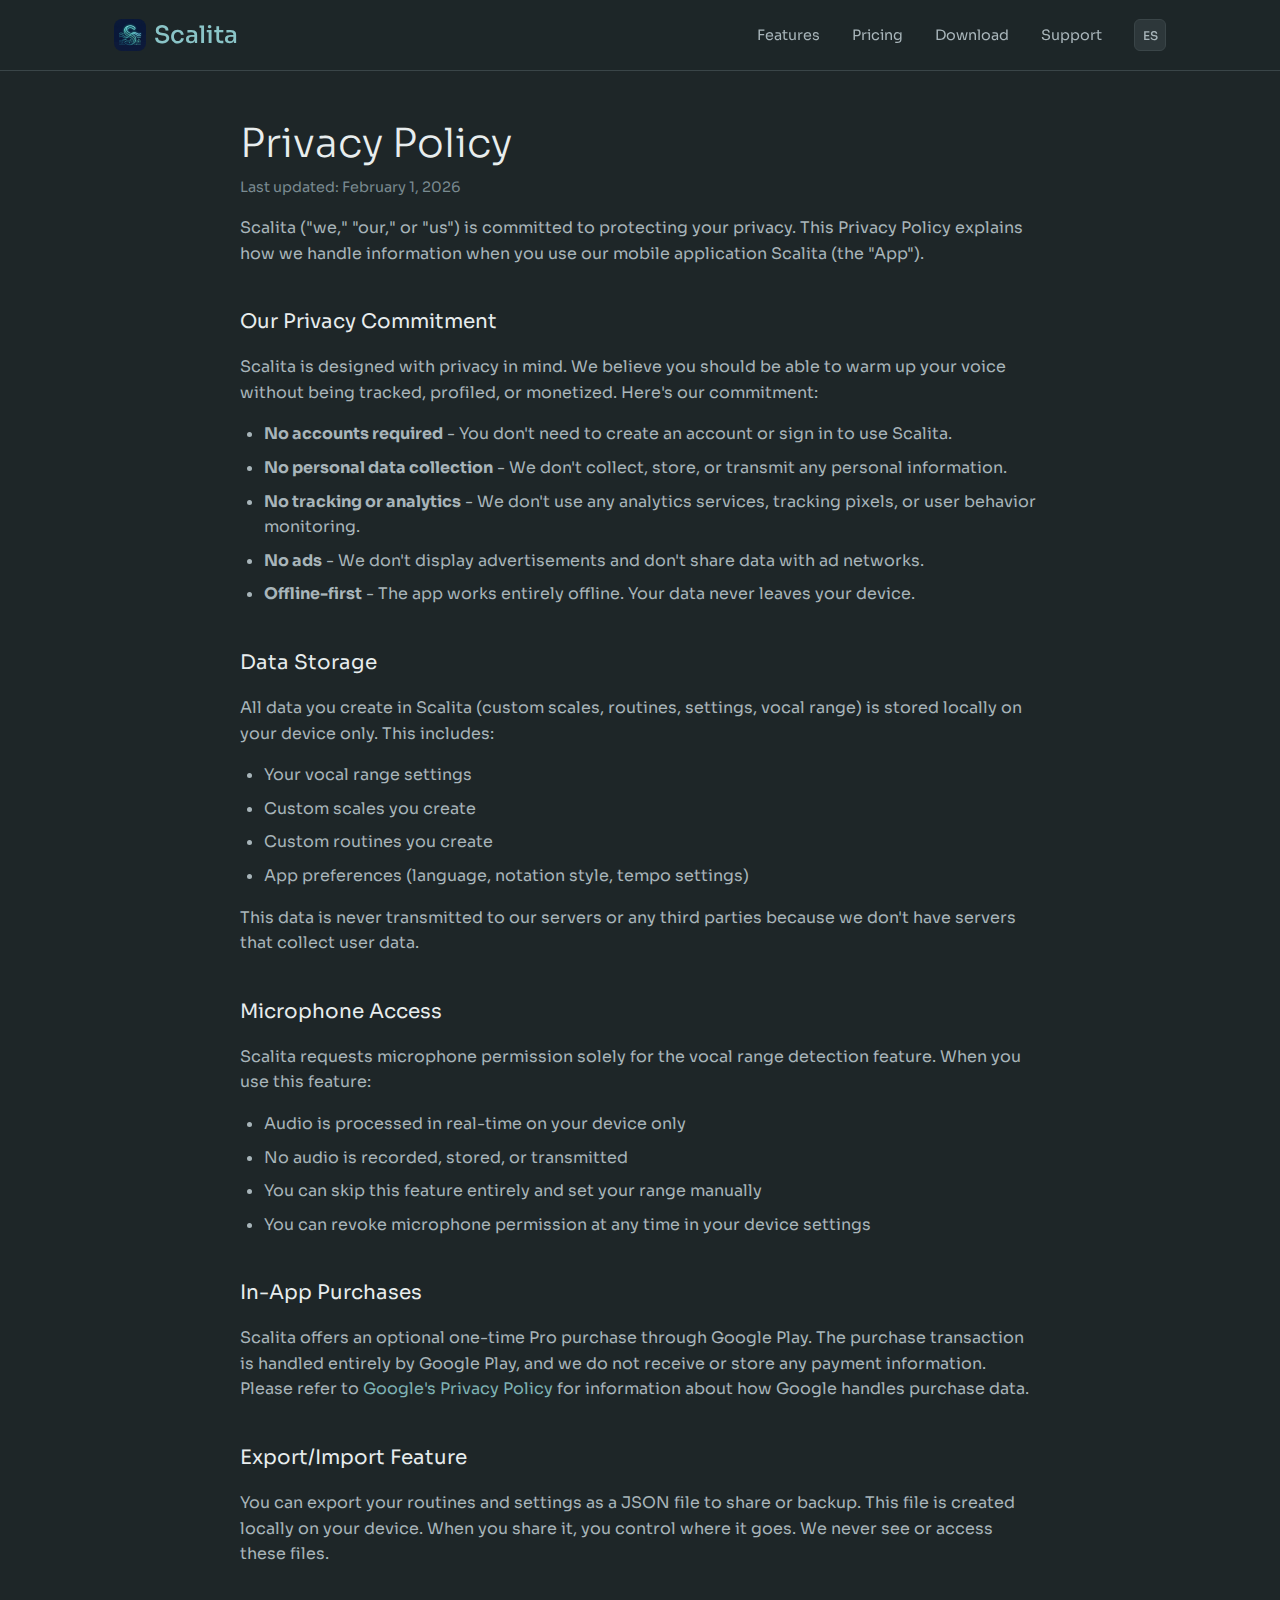
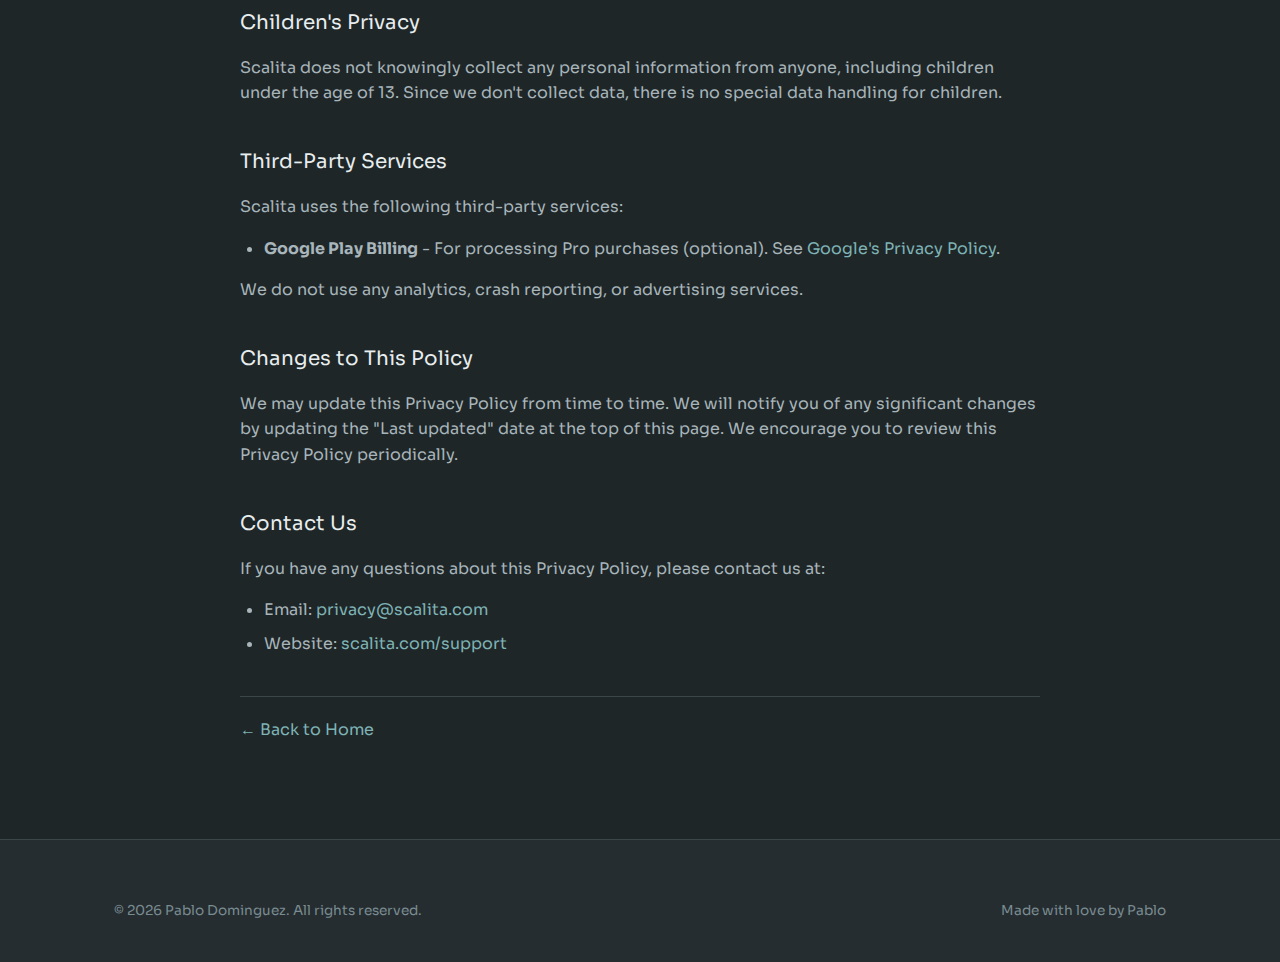
<file: privacy.html>
<!DOCTYPE html>
<html lang="en">
<head>
  <meta charset="UTF-8">
  <meta name="viewport" content="width=device-width, initial-scale=1.0">
  <title>Privacy Policy - Scalita</title>
  <meta name="description" content="Privacy Policy for Scalita, the vocal warmup app for singers.">
  <link rel="canonical" href="https://scalita.com/privacy.html">
  <link rel="alternate" hreflang="en" href="https://scalita.com/privacy.html">
  <link rel="alternate" hreflang="es" href="https://scalita.com/es/privacy.html">
  <link rel="icon" type="image/png" sizes="32x32" href="images/scalita_logo_512.png">

  <!-- Fonts -->
  <link rel="preconnect" href="https://fonts.googleapis.com">
  <link rel="preconnect" href="https://fonts.gstatic.com" crossorigin>
  <link href="https://fonts.googleapis.com/css2?family=Sora:wght@300;400;500&display=swap" rel="stylesheet">

  <link rel="stylesheet" href="css/style.css">
</head>
<body>
  <!-- Navigation -->
  <nav>
    <div class="container">
      <a href="/" class="logo">
        <img src="images/scalita_logo_512.png" alt="Scalita logo" width="32" height="32">
        Scalita
      </a>
      <ul>
        <li><a href="/#features">Features</a></li>
        <li><a href="/#pricing">Pricing</a></li>
        <li><a href="/#download">Download</a></li>
        <li><a href="support.html">Support</a></li>
        <li><a href="/es/privacy.html" class="lang-switch" title="Espa&ntilde;ol">ES</a></li>
      </ul>
    </div>
  </nav>

  <section class="legal-page">
    <div class="container">
      <div class="legal-content">
        <h1>Privacy Policy</h1>
        <p class="legal-meta">Last updated: February 1, 2026</p>

        <p>Scalita ("we," "our," or "us") is committed to protecting your privacy. This Privacy Policy explains how we handle information when you use our mobile application Scalita (the "App").</p>

        <h2>Our Privacy Commitment</h2>
        <p>Scalita is designed with privacy in mind. We believe you should be able to warm up your voice without being tracked, profiled, or monetized. Here's our commitment:</p>
        <ul>
          <li><strong>No accounts required</strong> - You don't need to create an account or sign in to use Scalita.</li>
          <li><strong>No personal data collection</strong> - We don't collect, store, or transmit any personal information.</li>
          <li><strong>No tracking or analytics</strong> - We don't use any analytics services, tracking pixels, or user behavior monitoring.</li>
          <li><strong>No ads</strong> - We don't display advertisements and don't share data with ad networks.</li>
          <li><strong>Offline-first</strong> - The app works entirely offline. Your data never leaves your device.</li>
        </ul>

        <h2>Data Storage</h2>
        <p>All data you create in Scalita (custom scales, routines, settings, vocal range) is stored locally on your device only. This includes:</p>
        <ul>
          <li>Your vocal range settings</li>
          <li>Custom scales you create</li>
          <li>Custom routines you create</li>
          <li>App preferences (language, notation style, tempo settings)</li>
        </ul>
        <p>This data is never transmitted to our servers or any third parties because we don't have servers that collect user data.</p>

        <h2>Microphone Access</h2>
        <p>Scalita requests microphone permission solely for the vocal range detection feature. When you use this feature:</p>
        <ul>
          <li>Audio is processed in real-time on your device only</li>
          <li>No audio is recorded, stored, or transmitted</li>
          <li>You can skip this feature entirely and set your range manually</li>
          <li>You can revoke microphone permission at any time in your device settings</li>
        </ul>

        <h2>In-App Purchases</h2>
        <p>Scalita offers an optional one-time Pro purchase through Google Play. The purchase transaction is handled entirely by Google Play, and we do not receive or store any payment information. Please refer to <a href="https://policies.google.com/privacy" target="_blank" rel="noopener">Google's Privacy Policy</a> for information about how Google handles purchase data.</p>

        <h2>Export/Import Feature</h2>
        <p>You can export your routines and settings as a JSON file to share or backup. This file is created locally on your device. When you share it, you control where it goes. We never see or access these files.</p>

        <h2>Children's Privacy</h2>
        <p>Scalita does not knowingly collect any personal information from anyone, including children under the age of 13. Since we don't collect data, there is no special data handling for children.</p>

        <h2>Third-Party Services</h2>
        <p>Scalita uses the following third-party services:</p>
        <ul>
          <li><strong>Google Play Billing</strong> - For processing Pro purchases (optional). See <a href="https://policies.google.com/privacy" target="_blank" rel="noopener">Google's Privacy Policy</a>.</li>
        </ul>
        <p>We do not use any analytics, crash reporting, or advertising services.</p>

        <h2>Changes to This Policy</h2>
        <p>We may update this Privacy Policy from time to time. We will notify you of any significant changes by updating the "Last updated" date at the top of this page. We encourage you to review this Privacy Policy periodically.</p>

        <h2>Contact Us</h2>
        <p>If you have any questions about this Privacy Policy, please contact us at:</p>
        <ul>
          <li>Email: <a href="mailto:privacy@scalita.com">privacy@scalita.com</a></li>
          <li>Website: <a href="https://scalita.com/support.html">scalita.com/support</a></li>
        </ul>

        <p style="margin-top: 40px; padding-top: 20px; border-top: 1px solid var(--mist);">
          <a href="/">&larr; Back to Home</a>
        </p>
      </div>
    </div>
  </section>

  <!-- Footer -->
  <footer>
    <div class="container">
      <div class="footer-bottom" style="border-top: none; padding-top: 0;">
        <p>&copy; 2026 Pablo Dominguez. All rights reserved.</p>
        <p>Made with love by <a href="https://pablodominguez.com" target="_blank" rel="noopener">Pablo</a></p>
      </div>
    </div>
  </footer>
</body>
</html>
</file>
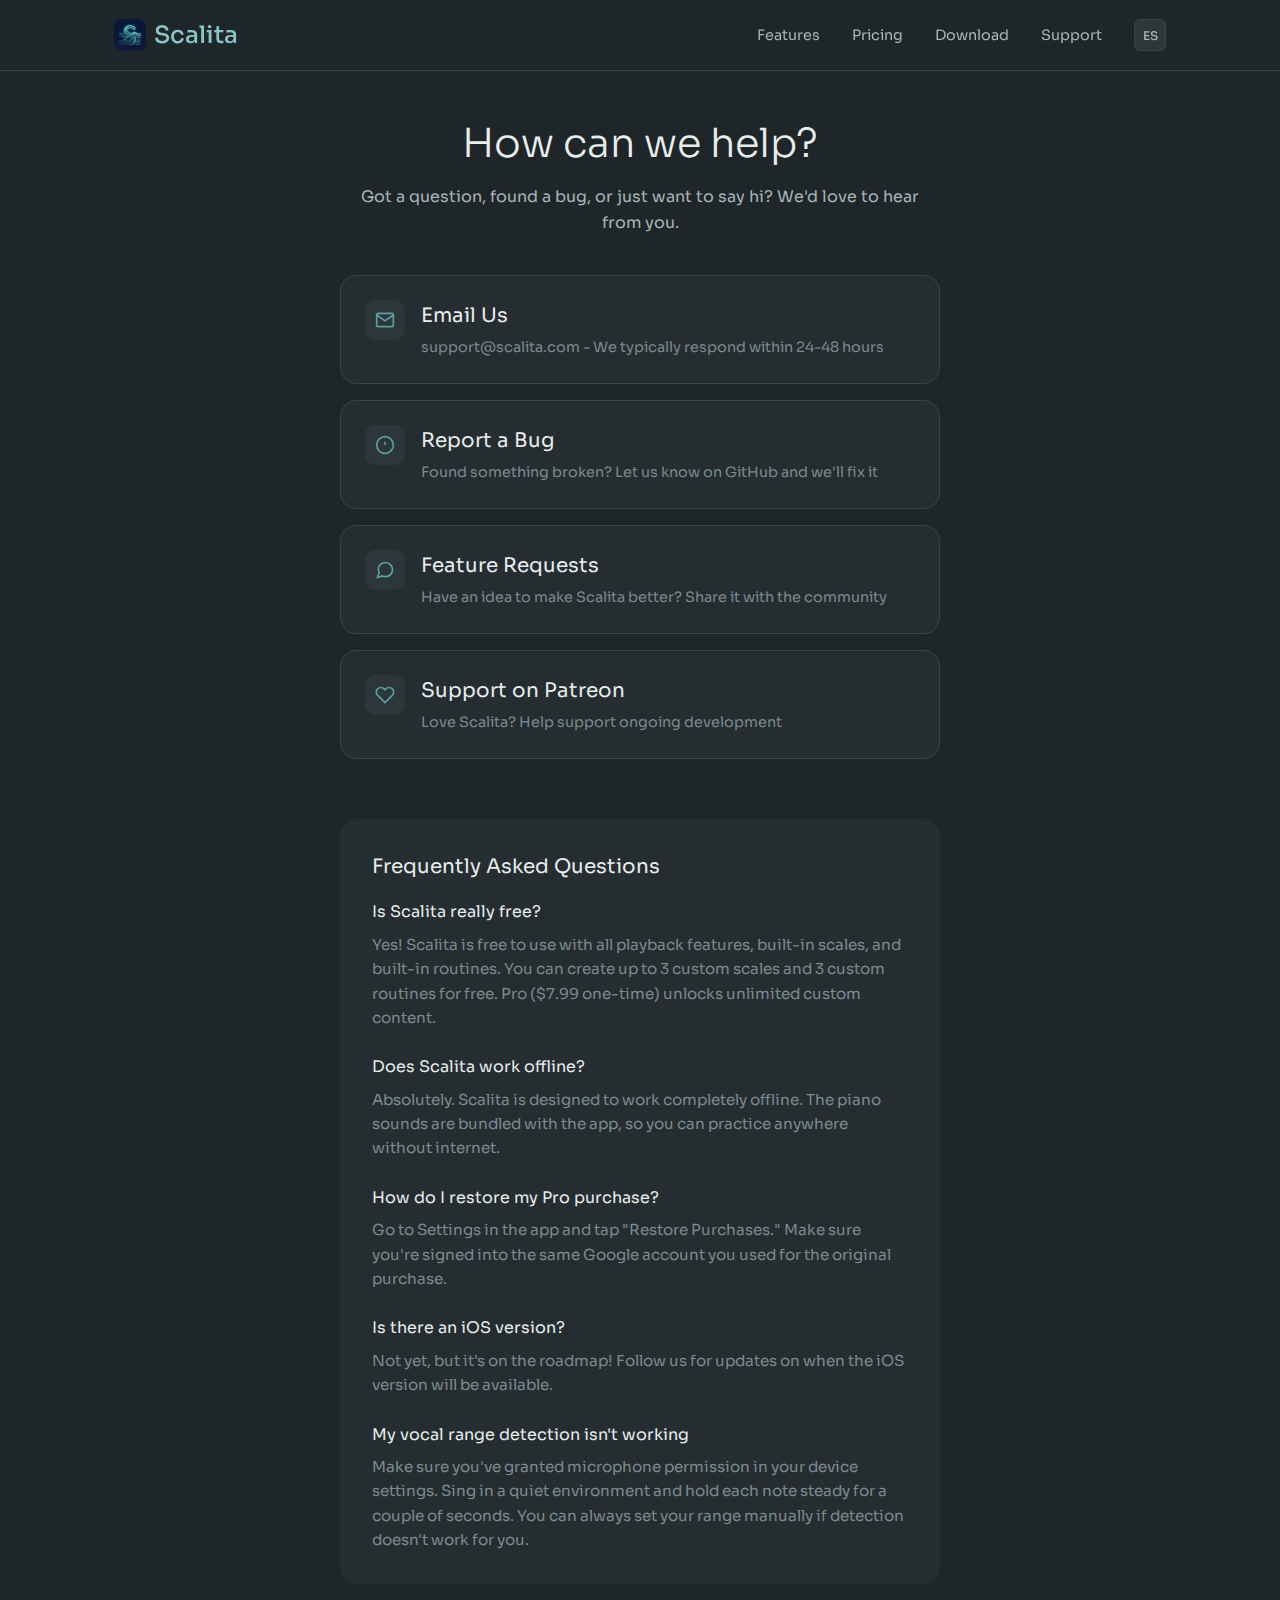
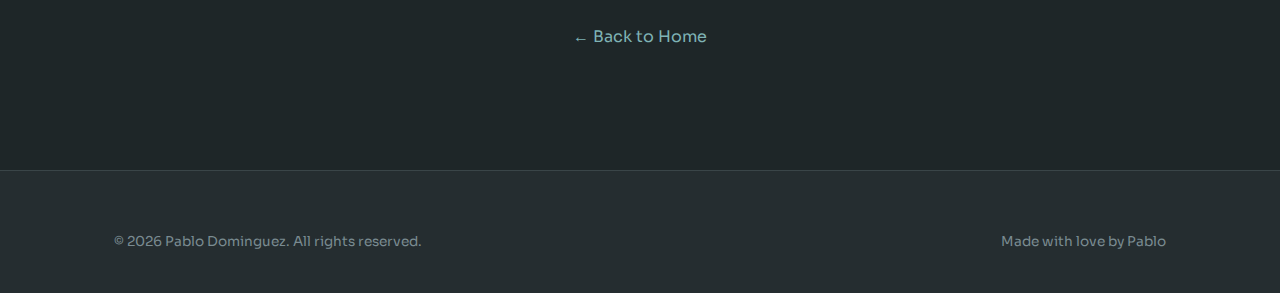
<file: support.html>
<!DOCTYPE html>
<html lang="en">
<head>
  <meta charset="UTF-8">
  <meta name="viewport" content="width=device-width, initial-scale=1.0">
  <title>Support - Scalita</title>
  <meta name="description" content="Get help and support for Scalita, the vocal warmup app for singers.">
  <link rel="canonical" href="https://scalita.com/support.html">
  <link rel="alternate" hreflang="en" href="https://scalita.com/support.html">
  <link rel="alternate" hreflang="es" href="https://scalita.com/es/support.html">
  <link rel="icon" type="image/png" sizes="32x32" href="images/scalita_logo_512.png">

  <!-- Fonts -->
  <link rel="preconnect" href="https://fonts.googleapis.com">
  <link rel="preconnect" href="https://fonts.gstatic.com" crossorigin>
  <link href="https://fonts.googleapis.com/css2?family=Sora:wght@300;400;500&display=swap" rel="stylesheet">

  <link rel="stylesheet" href="css/style.css">
</head>
<body>
  <!-- Navigation -->
  <nav>
    <div class="container">
      <a href="/" class="logo">
        <img src="images/scalita_logo_512.png" alt="Scalita logo" width="32" height="32">
        Scalita
      </a>
      <ul>
        <li><a href="/#features">Features</a></li>
        <li><a href="/#pricing">Pricing</a></li>
        <li><a href="/#download">Download</a></li>
        <li><a href="support.html">Support</a></li>
        <li><a href="/es/support.html" class="lang-switch" title="Espa&ntilde;ol">ES</a></li>
      </ul>
    </div>
  </nav>

  <section class="support-page">
    <div class="container">
      <div class="support-content">
        <h1>How can we help?</h1>
        <p>Got a question, found a bug, or just want to say hi? We'd love to hear from you.</p>

        <div class="support-options">
          <a href="mailto:support@scalita.com" class="support-option">
            <div class="support-icon">
              <svg width="20" height="20" viewBox="0 0 24 24" fill="none" stroke="currentColor" stroke-width="2">
                <path d="M4 4h16c1.1 0 2 .9 2 2v12c0 1.1-.9 2-2 2H4c-1.1 0-2-.9-2-2V6c0-1.1.9-2 2-2z"/>
                <polyline points="22,6 12,13 2,6"/>
              </svg>
            </div>
            <div>
              <h3>Email Us</h3>
              <p>support@scalita.com - We typically respond within 24-48 hours</p>
            </div>
          </a>

          <a href="https://github.com/pbldmngz/scalita_app/issues" target="_blank" rel="noopener" class="support-option">
            <div class="support-icon">
              <svg width="20" height="20" viewBox="0 0 24 24" fill="none" stroke="currentColor" stroke-width="2">
                <circle cx="12" cy="12" r="10"/>
                <line x1="12" y1="8" x2="12" y2="12"/>
                <line x1="12" y1="16" x2="12.01" y2="16"/>
              </svg>
            </div>
            <div>
              <h3>Report a Bug</h3>
              <p>Found something broken? Let us know on GitHub and we'll fix it</p>
            </div>
          </a>

          <a href="https://github.com/pbldmngz/scalita_app/discussions" target="_blank" rel="noopener" class="support-option">
            <div class="support-icon">
              <svg width="20" height="20" viewBox="0 0 24 24" fill="none" stroke="currentColor" stroke-width="2">
                <path d="M21 11.5a8.38 8.38 0 01-.9 3.8 8.5 8.5 0 01-7.6 4.7 8.38 8.38 0 01-3.8-.9L3 21l1.9-5.7a8.38 8.38 0 01-.9-3.8 8.5 8.5 0 014.7-7.6 8.38 8.38 0 013.8-.9h.5a8.48 8.48 0 018 8v.5z"/>
              </svg>
            </div>
            <div>
              <h3>Feature Requests</h3>
              <p>Have an idea to make Scalita better? Share it with the community</p>
            </div>
          </a>

          <a href="https://patreon.com/pablodominguez" target="_blank" rel="noopener" class="support-option">
            <div class="support-icon">
              <svg width="20" height="20" viewBox="0 0 24 24" fill="none" stroke="currentColor" stroke-width="2">
                <path d="M20.84 4.61a5.5 5.5 0 00-7.78 0L12 5.67l-1.06-1.06a5.5 5.5 0 00-7.78 7.78l1.06 1.06L12 21.23l7.78-7.78 1.06-1.06a5.5 5.5 0 000-7.78z"/>
              </svg>
            </div>
            <div>
              <h3>Support on Patreon</h3>
              <p>Love Scalita? Help support ongoing development</p>
            </div>
          </a>
        </div>

        <div style="margin-top: 60px; padding: 32px; background: var(--surface); border-radius: 16px; text-align: left;">
          <h3 style="margin-bottom: 16px;">Frequently Asked Questions</h3>

          <div style="margin-bottom: 24px;">
            <h4 style="color: var(--cream); margin-bottom: 8px;">Is Scalita really free?</h4>
            <p style="color: var(--slate); font-size: 0.95rem;">Yes! Scalita is free to use with all playback features, built-in scales, and built-in routines. You can create up to 3 custom scales and 3 custom routines for free. Pro ($7.99 one-time) unlocks unlimited custom content.</p>
          </div>

          <div style="margin-bottom: 24px;">
            <h4 style="color: var(--cream); margin-bottom: 8px;">Does Scalita work offline?</h4>
            <p style="color: var(--slate); font-size: 0.95rem;">Absolutely. Scalita is designed to work completely offline. The piano sounds are bundled with the app, so you can practice anywhere without internet.</p>
          </div>

          <div style="margin-bottom: 24px;">
            <h4 style="color: var(--cream); margin-bottom: 8px;">How do I restore my Pro purchase?</h4>
            <p style="color: var(--slate); font-size: 0.95rem;">Go to Settings in the app and tap "Restore Purchases." Make sure you're signed into the same Google account you used for the original purchase.</p>
          </div>

          <div style="margin-bottom: 24px;">
            <h4 style="color: var(--cream); margin-bottom: 8px;">Is there an iOS version?</h4>
            <p style="color: var(--slate); font-size: 0.95rem;">Not yet, but it's on the roadmap! Follow us for updates on when the iOS version will be available.</p>
          </div>

          <div>
            <h4 style="color: var(--cream); margin-bottom: 8px;">My vocal range detection isn't working</h4>
            <p style="color: var(--slate); font-size: 0.95rem;">Make sure you've granted microphone permission in your device settings. Sing in a quiet environment and hold each note steady for a couple of seconds. You can always set your range manually if detection doesn't work for you.</p>
          </div>
        </div>

        <p style="margin-top: 40px;">
          <a href="/">&larr; Back to Home</a>
        </p>
      </div>
    </div>
  </section>

  <!-- Footer -->
  <footer>
    <div class="container">
      <div class="footer-bottom" style="border-top: none; padding-top: 0;">
        <p>&copy; 2026 Pablo Dominguez. All rights reserved.</p>
        <p>Made with love by <a href="https://pablodominguez.com" target="_blank" rel="noopener">Pablo</a></p>
      </div>
    </div>
  </footer>
</body>
</html>
</file>
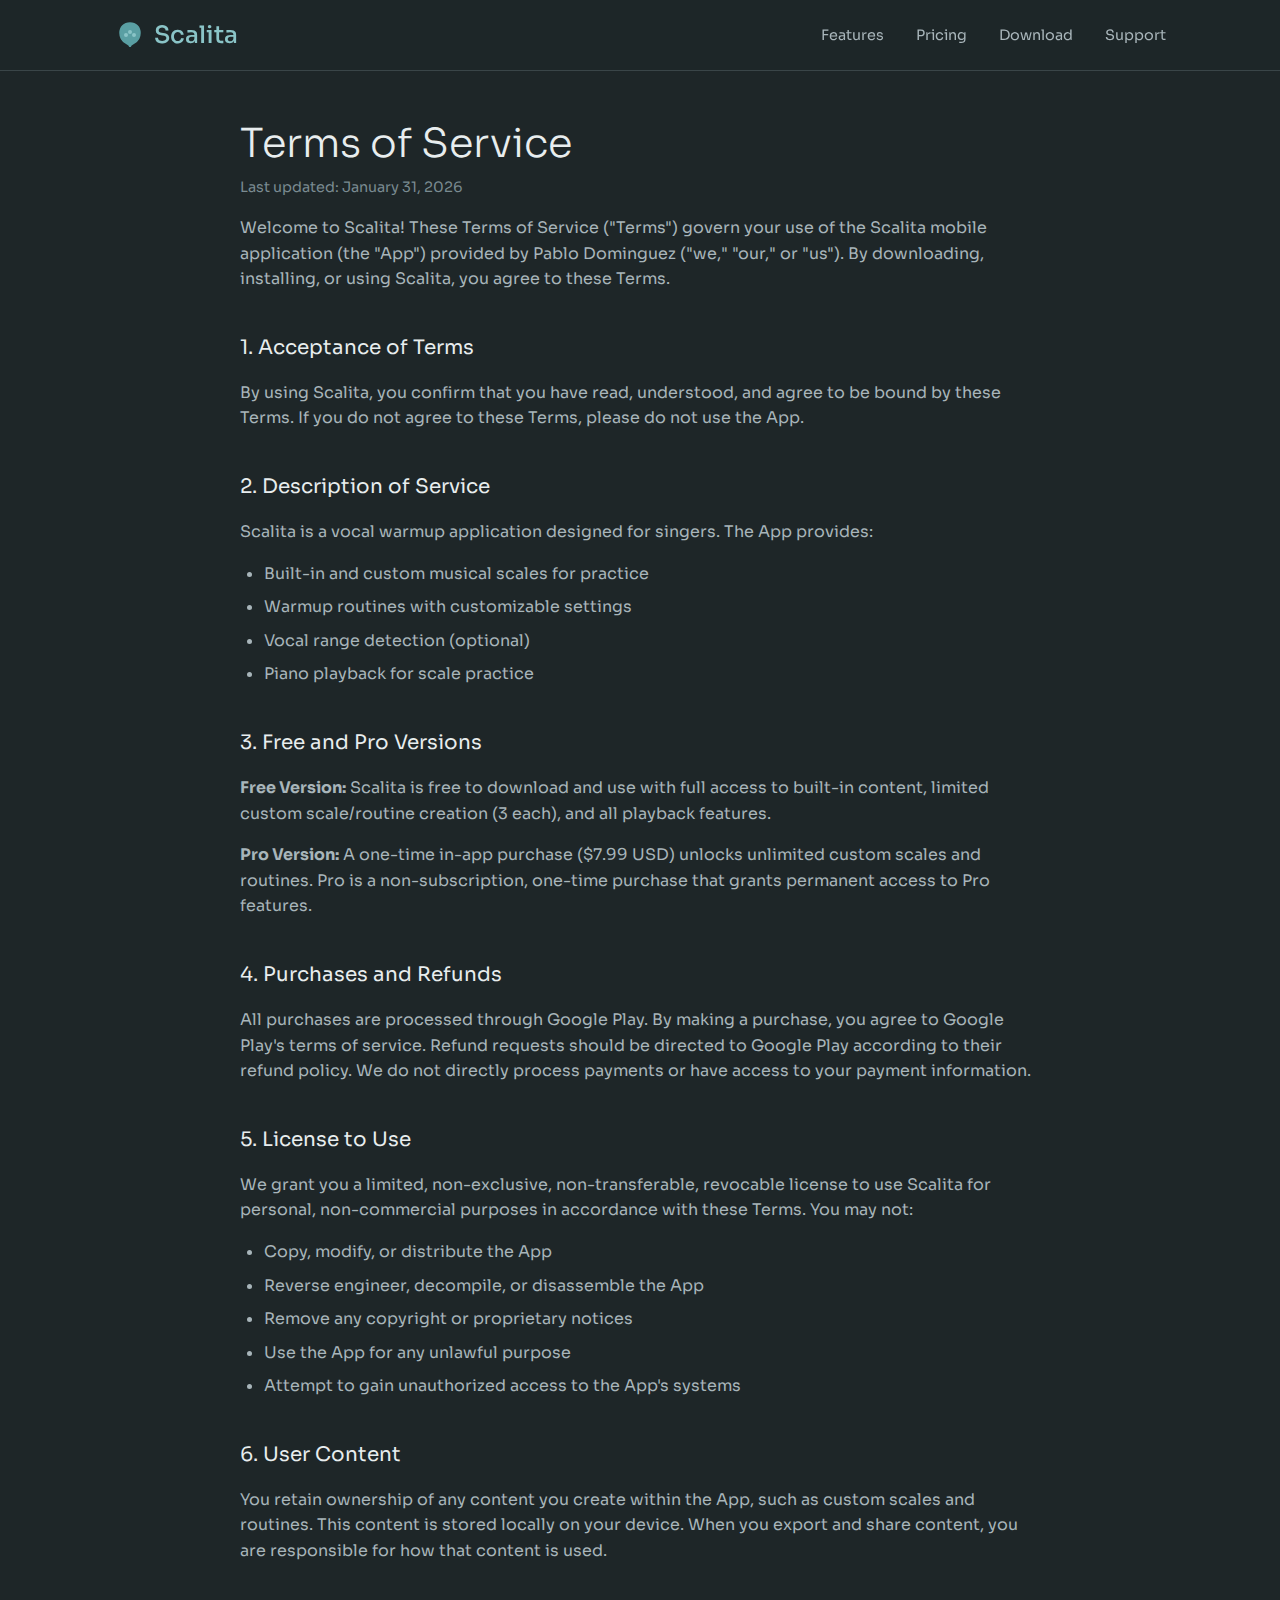
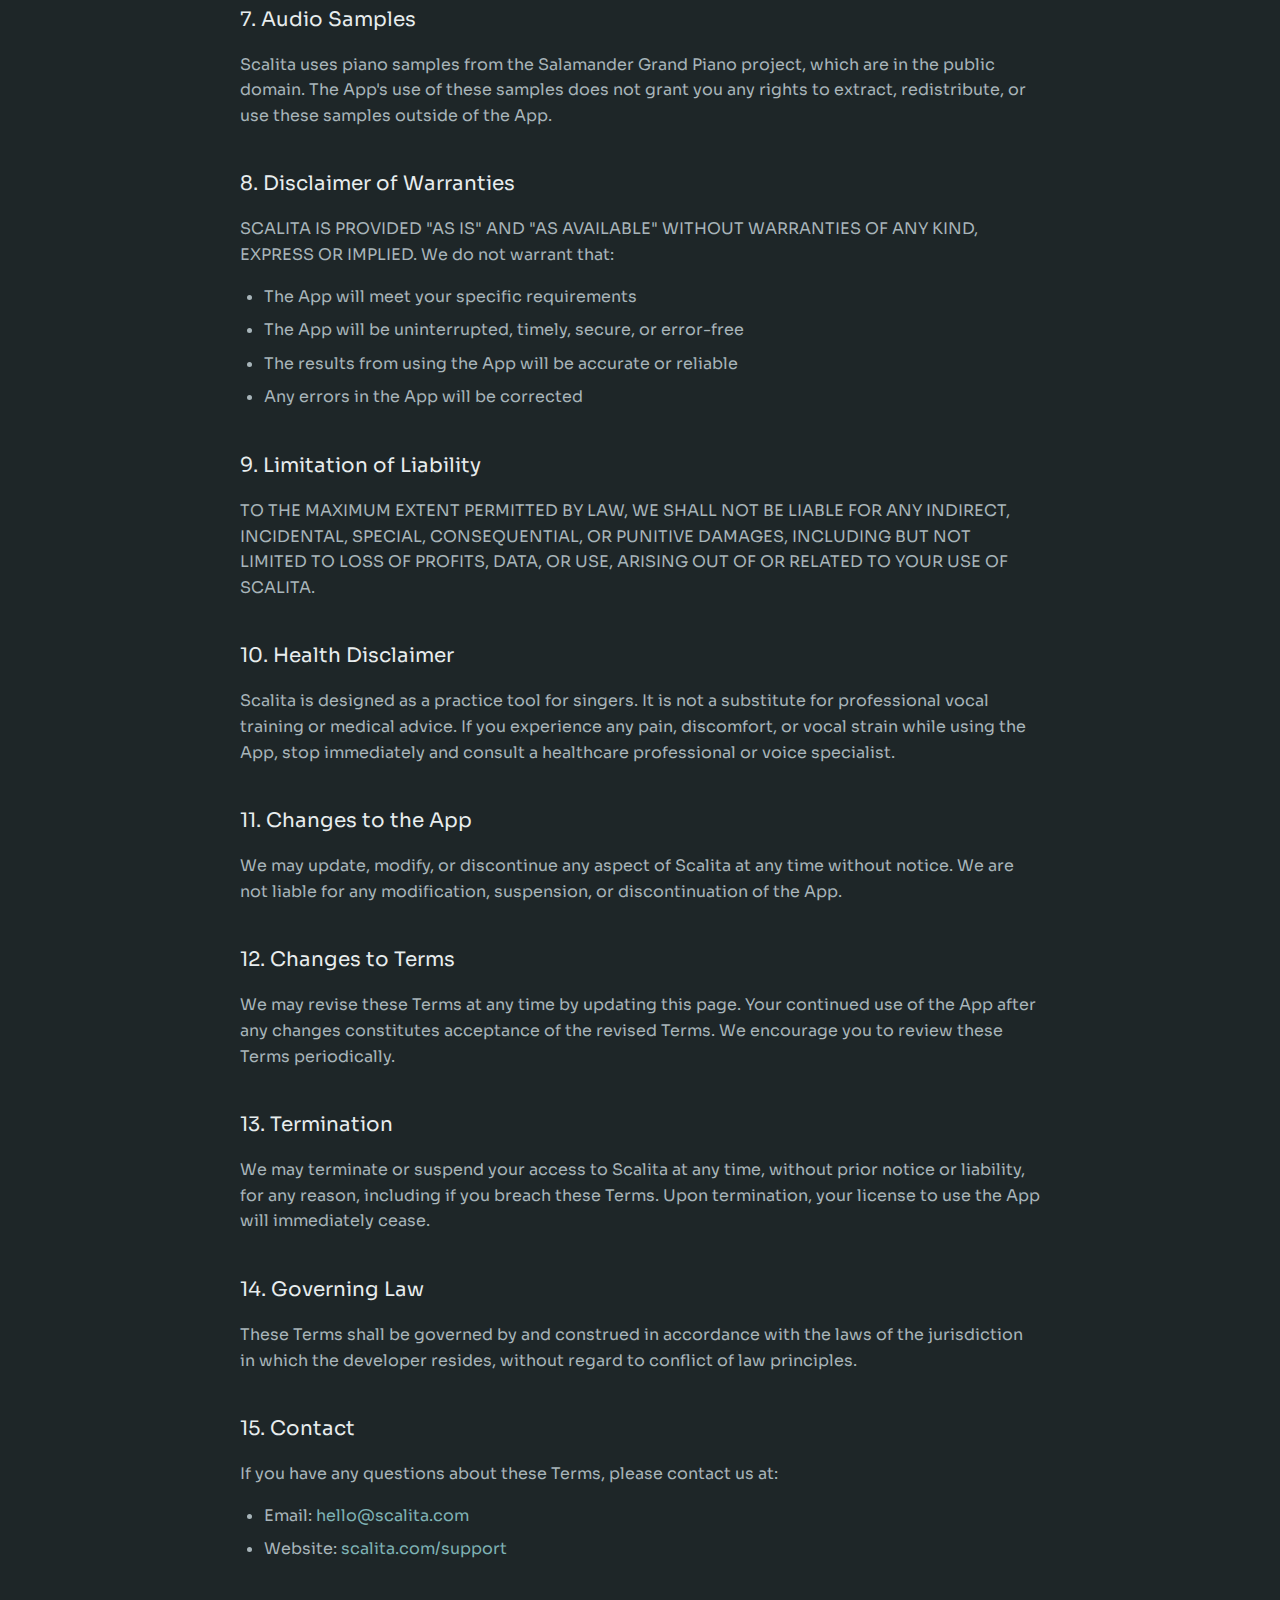
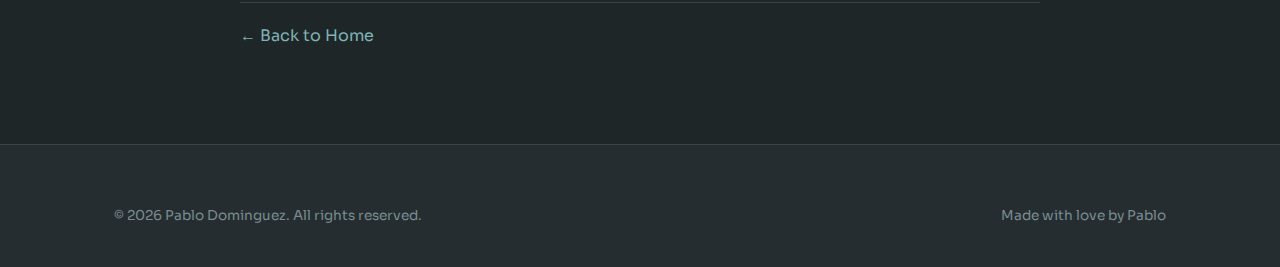
<file: terms.html>
<!DOCTYPE html>
<html lang="en">
<head>
  <meta charset="UTF-8">
  <meta name="viewport" content="width=device-width, initial-scale=1.0">
  <title>Terms of Service - Scalita</title>
  <meta name="description" content="Terms of Service for Scalita, the vocal warmup app for singers.">

  <!-- Fonts -->
  <link rel="preconnect" href="https://fonts.googleapis.com">
  <link rel="preconnect" href="https://fonts.gstatic.com" crossorigin>
  <link href="https://fonts.googleapis.com/css2?family=Sora:wght@300;400;500&display=swap" rel="stylesheet">

  <link rel="stylesheet" href="css/style.css">
</head>
<body>
  <!-- Navigation -->
  <nav>
    <div class="container">
      <a href="/" class="logo">
        <svg viewBox="0 0 32 32" fill="none" xmlns="http://www.w3.org/2000/svg">
          <path d="M16 4C10 4 6 8 6 14C6 18 8 22 12 24C14 25 16 26 16 28C16 26 18 25 20 24C24 22 26 18 26 14C26 8 22 4 16 4Z" fill="url(#gradient)" stroke="#5A9FA3" stroke-width="1.5"/>
          <circle cx="12" cy="16" r="2" fill="#8AC4C7"/>
          <circle cx="16" cy="13" r="2" fill="#8AC4C7"/>
          <circle cx="20" cy="16" r="2" fill="#8AC4C7"/>
          <defs>
            <linearGradient id="gradient" x1="6" y1="4" x2="26" y2="28">
              <stop stop-color="#5A9FA3"/>
              <stop offset="1" stop-color="#8AC4C7"/>
            </linearGradient>
          </defs>
        </svg>
        Scalita
      </a>
      <ul>
        <li><a href="/#features">Features</a></li>
        <li><a href="/#pricing">Pricing</a></li>
        <li><a href="/#download">Download</a></li>
        <li><a href="support.html">Support</a></li>
      </ul>
    </div>
  </nav>

  <section class="legal-page">
    <div class="container">
      <div class="legal-content">
        <h1>Terms of Service</h1>
        <p class="legal-meta">Last updated: January 31, 2026</p>

        <p>Welcome to Scalita! These Terms of Service ("Terms") govern your use of the Scalita mobile application (the "App") provided by Pablo Dominguez ("we," "our," or "us"). By downloading, installing, or using Scalita, you agree to these Terms.</p>

        <h2>1. Acceptance of Terms</h2>
        <p>By using Scalita, you confirm that you have read, understood, and agree to be bound by these Terms. If you do not agree to these Terms, please do not use the App.</p>

        <h2>2. Description of Service</h2>
        <p>Scalita is a vocal warmup application designed for singers. The App provides:</p>
        <ul>
          <li>Built-in and custom musical scales for practice</li>
          <li>Warmup routines with customizable settings</li>
          <li>Vocal range detection (optional)</li>
          <li>Piano playback for scale practice</li>
        </ul>

        <h2>3. Free and Pro Versions</h2>
        <p><strong>Free Version:</strong> Scalita is free to download and use with full access to built-in content, limited custom scale/routine creation (3 each), and all playback features.</p>
        <p><strong>Pro Version:</strong> A one-time in-app purchase ($7.99 USD) unlocks unlimited custom scales and routines. Pro is a non-subscription, one-time purchase that grants permanent access to Pro features.</p>

        <h2>4. Purchases and Refunds</h2>
        <p>All purchases are processed through Google Play. By making a purchase, you agree to Google Play's terms of service. Refund requests should be directed to Google Play according to their refund policy. We do not directly process payments or have access to your payment information.</p>

        <h2>5. License to Use</h2>
        <p>We grant you a limited, non-exclusive, non-transferable, revocable license to use Scalita for personal, non-commercial purposes in accordance with these Terms. You may not:</p>
        <ul>
          <li>Copy, modify, or distribute the App</li>
          <li>Reverse engineer, decompile, or disassemble the App</li>
          <li>Remove any copyright or proprietary notices</li>
          <li>Use the App for any unlawful purpose</li>
          <li>Attempt to gain unauthorized access to the App's systems</li>
        </ul>

        <h2>6. User Content</h2>
        <p>You retain ownership of any content you create within the App, such as custom scales and routines. This content is stored locally on your device. When you export and share content, you are responsible for how that content is used.</p>

        <h2>7. Audio Samples</h2>
        <p>Scalita uses piano samples from the Salamander Grand Piano project, which are in the public domain. The App's use of these samples does not grant you any rights to extract, redistribute, or use these samples outside of the App.</p>

        <h2>8. Disclaimer of Warranties</h2>
        <p>SCALITA IS PROVIDED "AS IS" AND "AS AVAILABLE" WITHOUT WARRANTIES OF ANY KIND, EXPRESS OR IMPLIED. We do not warrant that:</p>
        <ul>
          <li>The App will meet your specific requirements</li>
          <li>The App will be uninterrupted, timely, secure, or error-free</li>
          <li>The results from using the App will be accurate or reliable</li>
          <li>Any errors in the App will be corrected</li>
        </ul>

        <h2>9. Limitation of Liability</h2>
        <p>TO THE MAXIMUM EXTENT PERMITTED BY LAW, WE SHALL NOT BE LIABLE FOR ANY INDIRECT, INCIDENTAL, SPECIAL, CONSEQUENTIAL, OR PUNITIVE DAMAGES, INCLUDING BUT NOT LIMITED TO LOSS OF PROFITS, DATA, OR USE, ARISING OUT OF OR RELATED TO YOUR USE OF SCALITA.</p>

        <h2>10. Health Disclaimer</h2>
        <p>Scalita is designed as a practice tool for singers. It is not a substitute for professional vocal training or medical advice. If you experience any pain, discomfort, or vocal strain while using the App, stop immediately and consult a healthcare professional or voice specialist.</p>

        <h2>11. Changes to the App</h2>
        <p>We may update, modify, or discontinue any aspect of Scalita at any time without notice. We are not liable for any modification, suspension, or discontinuation of the App.</p>

        <h2>12. Changes to Terms</h2>
        <p>We may revise these Terms at any time by updating this page. Your continued use of the App after any changes constitutes acceptance of the revised Terms. We encourage you to review these Terms periodically.</p>

        <h2>13. Termination</h2>
        <p>We may terminate or suspend your access to Scalita at any time, without prior notice or liability, for any reason, including if you breach these Terms. Upon termination, your license to use the App will immediately cease.</p>

        <h2>14. Governing Law</h2>
        <p>These Terms shall be governed by and construed in accordance with the laws of the jurisdiction in which the developer resides, without regard to conflict of law principles.</p>

        <h2>15. Contact</h2>
        <p>If you have any questions about these Terms, please contact us at:</p>
        <ul>
          <li>Email: <a href="mailto:hello@scalita.com">hello@scalita.com</a></li>
          <li>Website: <a href="https://scalita.com/support.html">scalita.com/support</a></li>
        </ul>

        <p style="margin-top: 40px; padding-top: 20px; border-top: 1px solid var(--mist);">
          <a href="/">&larr; Back to Home</a>
        </p>
      </div>
    </div>
  </section>

  <!-- Footer -->
  <footer>
    <div class="container">
      <div class="footer-bottom" style="border-top: none; padding-top: 0;">
        <p>&copy; 2026 Pablo Dominguez. All rights reserved.</p>
        <p>Made with love by <a href="https://pablodominguez.com" target="_blank" rel="noopener">Pablo</a></p>
      </div>
    </div>
  </footer>
</body>
</html>
</file>
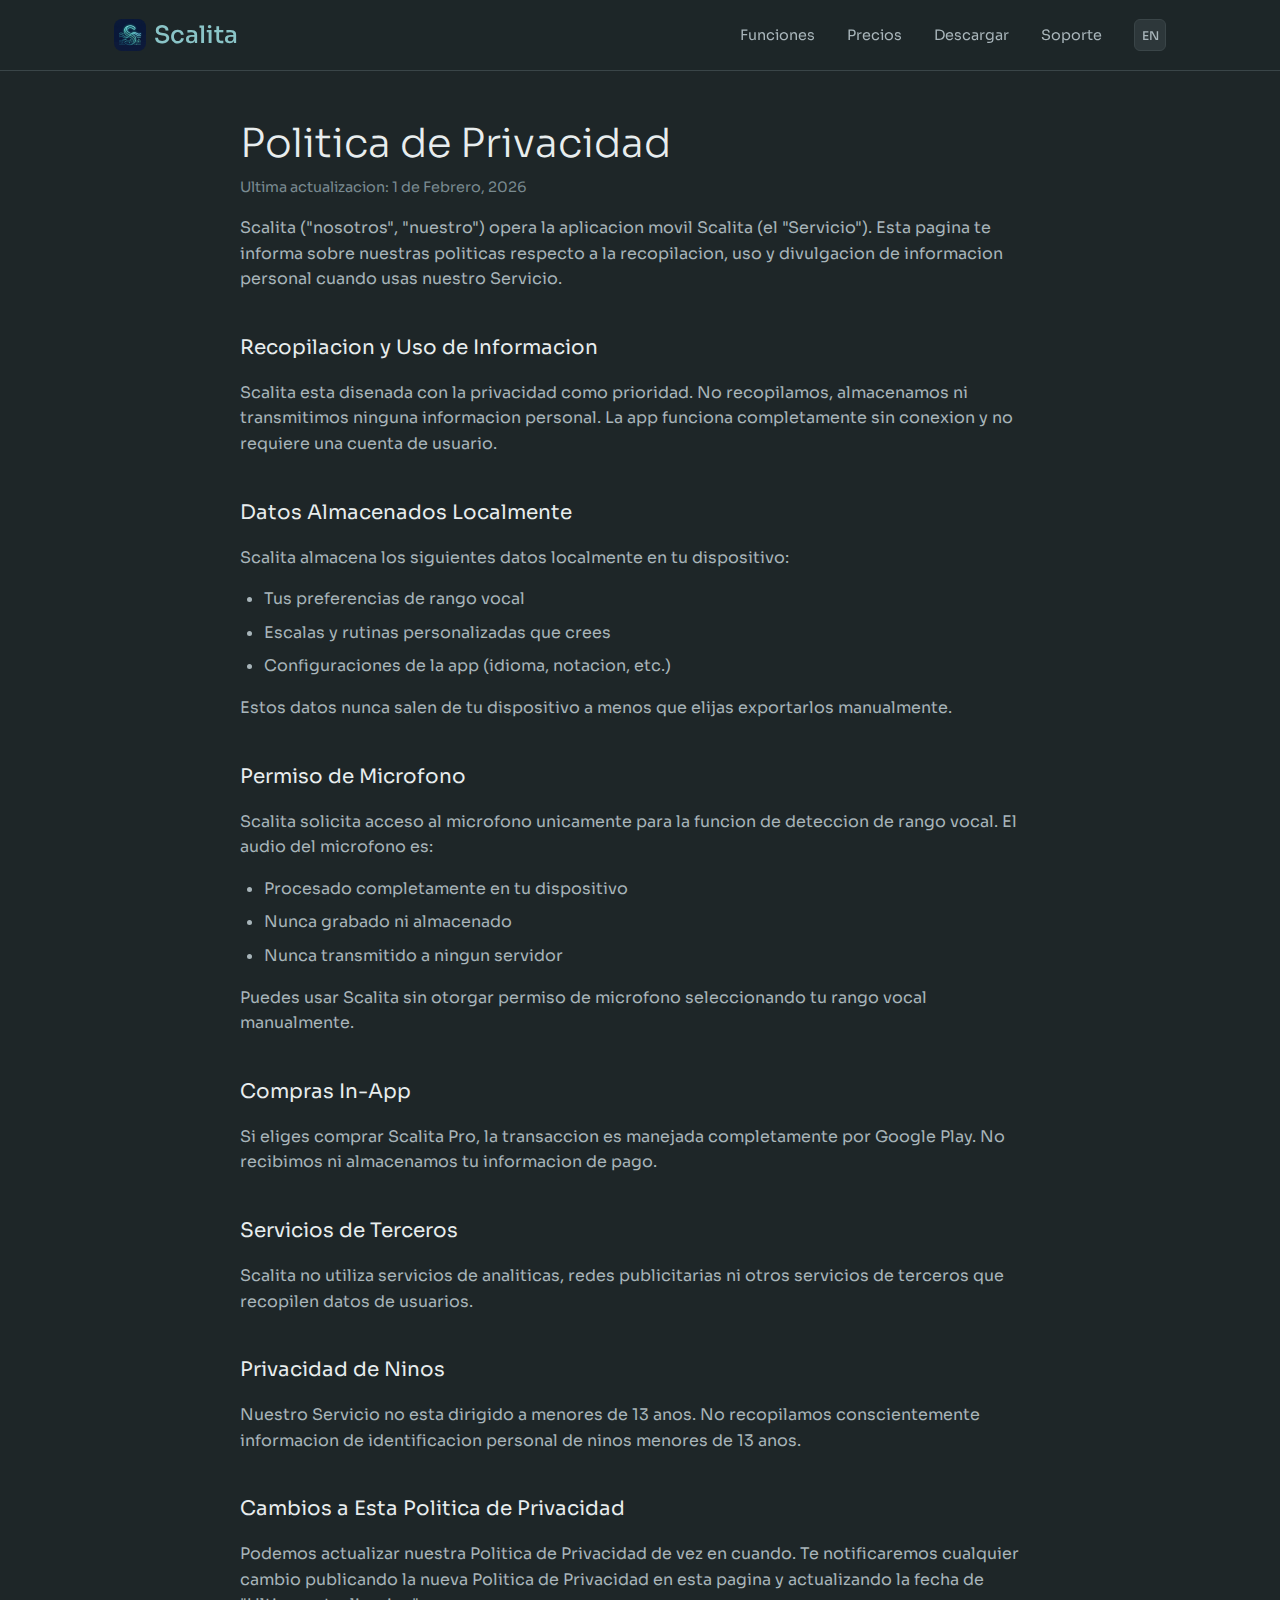
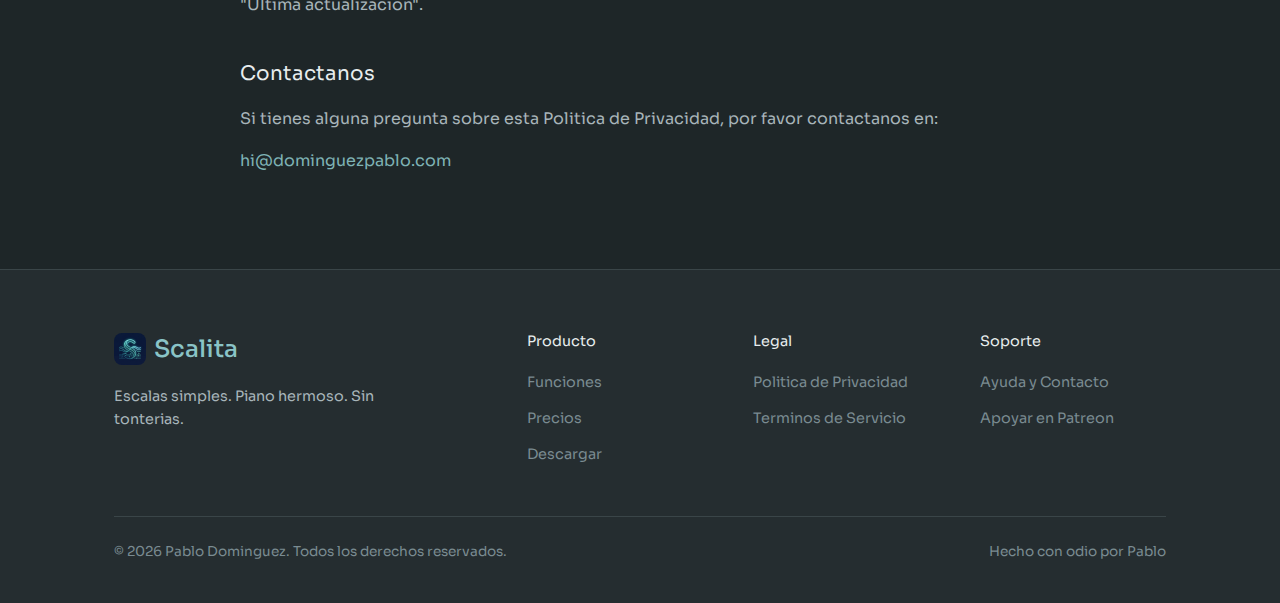
<file: es/privacy.html>
<!DOCTYPE html>
<html lang="es">
<head>
  <meta charset="UTF-8">
  <meta name="viewport" content="width=device-width, initial-scale=1.0">
  <title>Politica de Privacidad - Scalita</title>
  <meta name="description" content="Politica de privacidad de Scalita. Aprende como manejamos tus datos.">
  <link rel="canonical" href="https://scalita.com/es/privacy.html">
  <link rel="alternate" hreflang="en" href="https://scalita.com/privacy.html">
  <link rel="alternate" hreflang="es" href="https://scalita.com/es/privacy.html">
  <link rel="icon" type="image/png" sizes="32x32" href="../images/scalita_logo_512.png">
  <link rel="preconnect" href="https://fonts.googleapis.com">
  <link rel="preconnect" href="https://fonts.gstatic.com" crossorigin>
  <link href="https://fonts.googleapis.com/css2?family=Sora:wght@300;400;500&display=swap" rel="stylesheet">
  <link rel="stylesheet" href="../css/style.css">
</head>
<body>
  <nav>
    <div class="container">
      <a href="/es/" class="logo">
        <img src="../images/scalita_logo_512.png" alt="Logo de Scalita" width="32" height="32">
        Scalita
      </a>
      <ul>
        <li><a href="/es/#features">Funciones</a></li>
        <li><a href="/es/#pricing">Precios</a></li>
        <li><a href="/es/#download">Descargar</a></li>
        <li><a href="support.html">Soporte</a></li>
        <li><a href="/privacy.html" class="lang-switch" title="English">EN</a></li>
      </ul>
    </div>
  </nav>

  <section class="legal-page">
    <div class="container">
      <div class="legal-content">
        <h1>Politica de Privacidad</h1>
        <p class="legal-meta">Ultima actualizacion: 1 de Febrero, 2026</p>

        <p>Scalita ("nosotros", "nuestro") opera la aplicacion movil Scalita (el "Servicio"). Esta pagina te informa sobre nuestras politicas respecto a la recopilacion, uso y divulgacion de informacion personal cuando usas nuestro Servicio.</p>

        <h2>Recopilacion y Uso de Informacion</h2>
        <p>Scalita esta disenada con la privacidad como prioridad. No recopilamos, almacenamos ni transmitimos ninguna informacion personal. La app funciona completamente sin conexion y no requiere una cuenta de usuario.</p>

        <h2>Datos Almacenados Localmente</h2>
        <p>Scalita almacena los siguientes datos localmente en tu dispositivo:</p>
        <ul>
          <li>Tus preferencias de rango vocal</li>
          <li>Escalas y rutinas personalizadas que crees</li>
          <li>Configuraciones de la app (idioma, notacion, etc.)</li>
        </ul>
        <p>Estos datos nunca salen de tu dispositivo a menos que elijas exportarlos manualmente.</p>

        <h2>Permiso de Microfono</h2>
        <p>Scalita solicita acceso al microfono unicamente para la funcion de deteccion de rango vocal. El audio del microfono es:</p>
        <ul>
          <li>Procesado completamente en tu dispositivo</li>
          <li>Nunca grabado ni almacenado</li>
          <li>Nunca transmitido a ningun servidor</li>
        </ul>
        <p>Puedes usar Scalita sin otorgar permiso de microfono seleccionando tu rango vocal manualmente.</p>

        <h2>Compras In-App</h2>
        <p>Si eliges comprar Scalita Pro, la transaccion es manejada completamente por Google Play. No recibimos ni almacenamos tu informacion de pago.</p>

        <h2>Servicios de Terceros</h2>
        <p>Scalita no utiliza servicios de analiticas, redes publicitarias ni otros servicios de terceros que recopilen datos de usuarios.</p>

        <h2>Privacidad de Ninos</h2>
        <p>Nuestro Servicio no esta dirigido a menores de 13 anos. No recopilamos conscientemente informacion de identificacion personal de ninos menores de 13 anos.</p>

        <h2>Cambios a Esta Politica de Privacidad</h2>
        <p>Podemos actualizar nuestra Politica de Privacidad de vez en cuando. Te notificaremos cualquier cambio publicando la nueva Politica de Privacidad en esta pagina y actualizando la fecha de "Ultima actualizacion".</p>

        <h2>Contactanos</h2>
        <p>Si tienes alguna pregunta sobre esta Politica de Privacidad, por favor contactanos en:</p>
        <p><a href="mailto:hi@dominguezpablo.com">hi@dominguezpablo.com</a></p>
      </div>
    </div>
  </section>

  <footer>
    <div class="container">
      <div class="footer-content">
        <div class="footer-brand">
          <a href="/es/" class="logo">
            <img src="../images/scalita_logo_512.png" alt="Logo de Scalita" width="28" height="28">
            Scalita
          </a>
          <p>Escalas simples. Piano hermoso. Sin tonterias.</p>
        </div>
        <div class="footer-links">
          <h4>Producto</h4>
          <ul>
            <li><a href="/es/#features">Funciones</a></li>
            <li><a href="/es/#pricing">Precios</a></li>
            <li><a href="/es/#download">Descargar</a></li>
          </ul>
        </div>
        <div class="footer-links">
          <h4>Legal</h4>
          <ul>
            <li><a href="privacy.html">Politica de Privacidad</a></li>
            <li><a href="terms.html">Terminos de Servicio</a></li>
          </ul>
        </div>
        <div class="footer-links">
          <h4>Soporte</h4>
          <ul>
            <li><a href="support.html">Ayuda y Contacto</a></li>
            <li><a href="https://patreon.com/pablodominguez" target="_blank" rel="noopener">Apoyar en Patreon</a></li>
          </ul>
        </div>
      </div>
      <div class="footer-bottom">
        <p>&copy; 2026 Pablo Dominguez. Todos los derechos reservados.</p>
        <p>Hecho con odio por <a href="https://dominguezpablo.com" target="_blank" rel="noopener">Pablo</a></p>
      </div>
    </div>
  </footer>
</body>
</html>
</file>
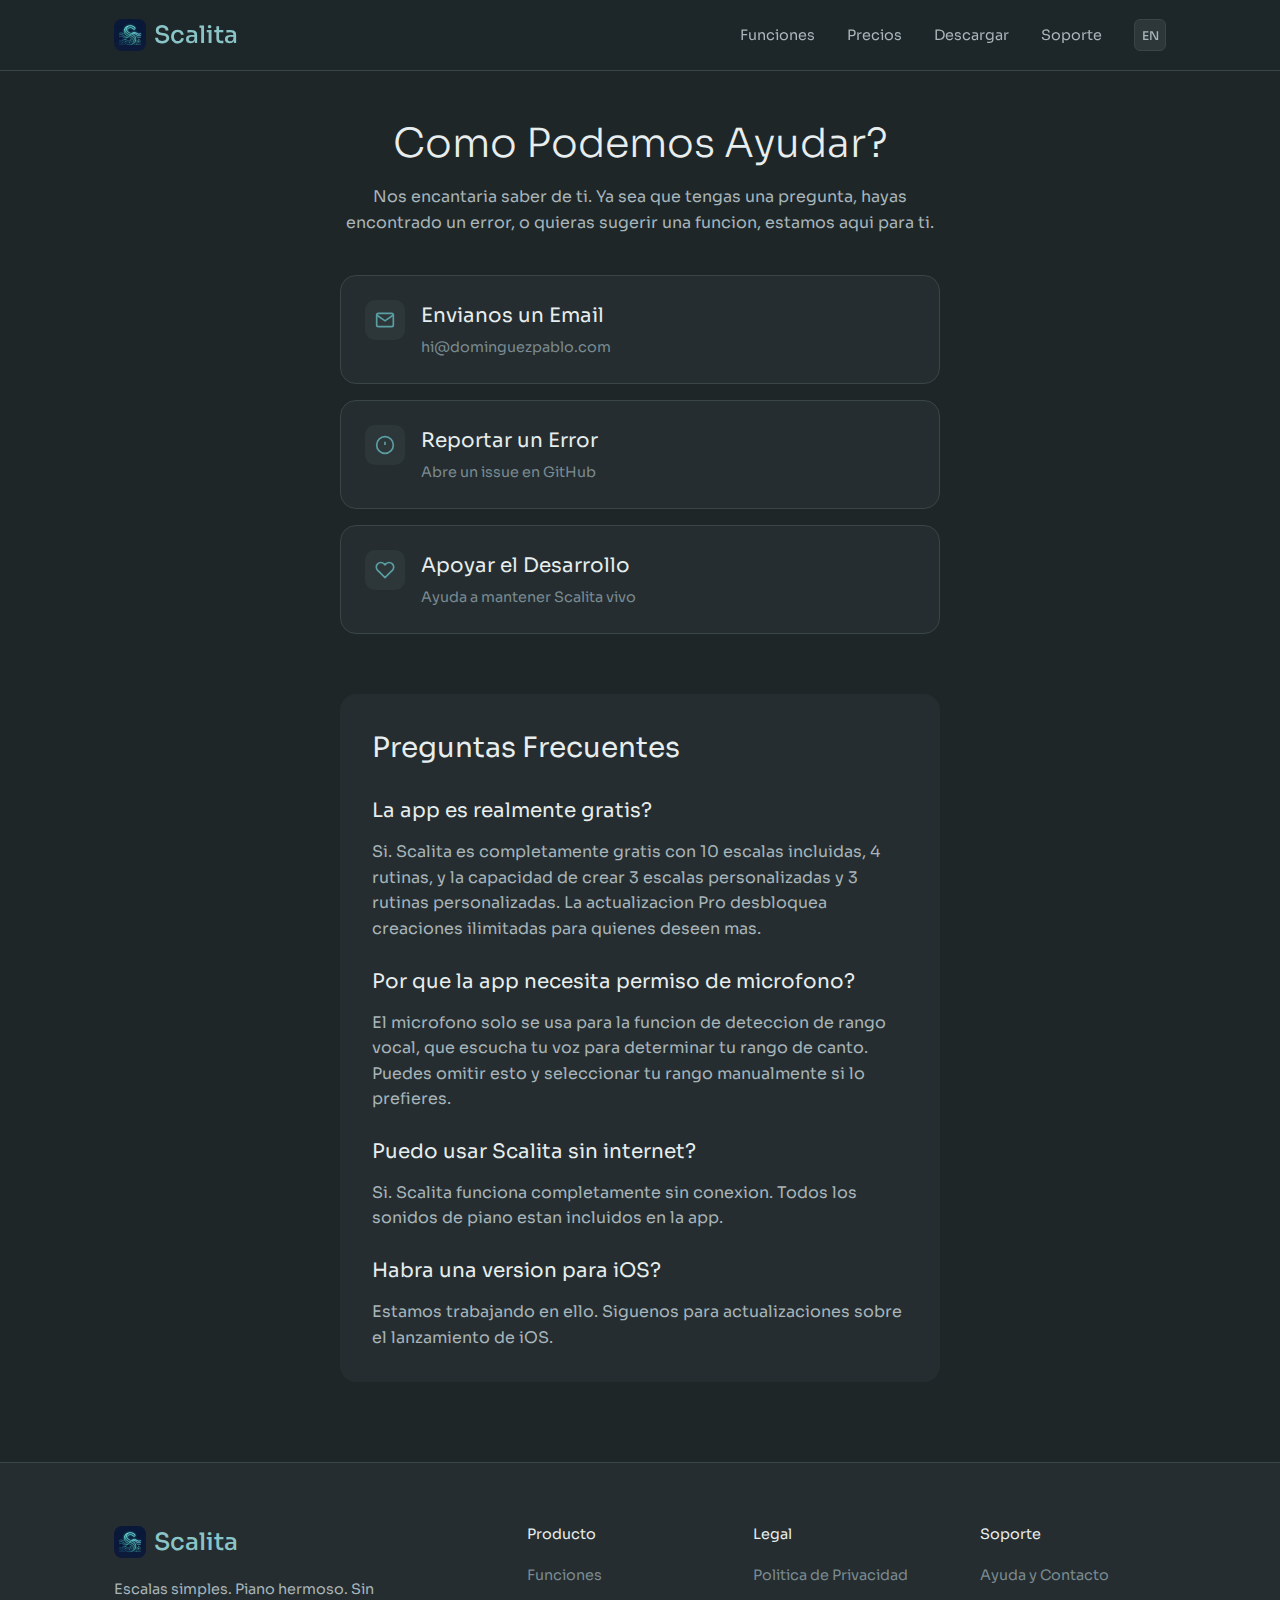
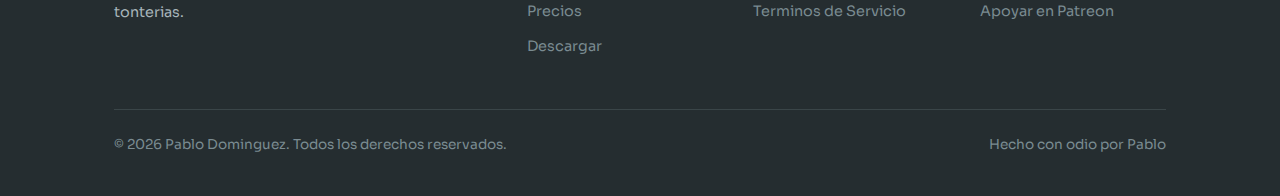
<file: es/support.html>
<!DOCTYPE html>
<html lang="es">
<head>
  <meta charset="UTF-8">
  <meta name="viewport" content="width=device-width, initial-scale=1.0">
  <title>Soporte - Scalita</title>
  <meta name="description" content="Obtiene ayuda con Scalita. Contactanos para soporte, reportar errores o hacer sugerencias.">
  <link rel="canonical" href="https://scalita.com/es/support.html">
  <link rel="alternate" hreflang="en" href="https://scalita.com/support.html">
  <link rel="alternate" hreflang="es" href="https://scalita.com/es/support.html">
  <link rel="icon" type="image/png" sizes="32x32" href="../images/scalita_logo_512.png">
  <link rel="preconnect" href="https://fonts.googleapis.com">
  <link rel="preconnect" href="https://fonts.gstatic.com" crossorigin>
  <link href="https://fonts.googleapis.com/css2?family=Sora:wght@300;400;500&display=swap" rel="stylesheet">
  <link rel="stylesheet" href="../css/style.css">
</head>
<body>
  <nav>
    <div class="container">
      <a href="/es/" class="logo">
        <img src="../images/scalita_logo_512.png" alt="Logo de Scalita" width="32" height="32">
        Scalita
      </a>
      <ul>
        <li><a href="/es/#features">Funciones</a></li>
        <li><a href="/es/#pricing">Precios</a></li>
        <li><a href="/es/#download">Descargar</a></li>
        <li><a href="support.html">Soporte</a></li>
        <li><a href="/support.html" class="lang-switch" title="English">EN</a></li>
      </ul>
    </div>
  </nav>

  <section class="support-page">
    <div class="container">
      <div class="support-content">
        <h1>Como Podemos Ayudar?</h1>
        <p>Nos encantaria saber de ti. Ya sea que tengas una pregunta, hayas encontrado un error, o quieras sugerir una funcion, estamos aqui para ti.</p>

        <div class="support-options">
          <a href="mailto:hi@dominguezpablo.com" class="support-option">
            <div class="support-icon">
              <svg width="20" height="20" viewBox="0 0 24 24" fill="none" stroke="currentColor" stroke-width="2">
                <path d="M4 4h16c1.1 0 2 .9 2 2v12c0 1.1-.9 2-2 2H4c-1.1 0-2-.9-2-2V6c0-1.1.9-2 2-2z"/>
                <polyline points="22,6 12,13 2,6"/>
              </svg>
            </div>
            <div>
              <h3>Envianos un Email</h3>
              <p>hi@dominguezpablo.com</p>
            </div>
          </a>

          <a href="https://github.com/pablodominguez/scalita/issues" target="_blank" rel="noopener" class="support-option">
            <div class="support-icon">
              <svg width="20" height="20" viewBox="0 0 24 24" fill="none" stroke="currentColor" stroke-width="2">
                <circle cx="12" cy="12" r="10"/>
                <line x1="12" y1="8" x2="12" y2="12"/>
                <line x1="12" y1="16" x2="12.01" y2="16"/>
              </svg>
            </div>
            <div>
              <h3>Reportar un Error</h3>
              <p>Abre un issue en GitHub</p>
            </div>
          </a>

          <a href="https://patreon.com/pablodominguez" target="_blank" rel="noopener" class="support-option">
            <div class="support-icon">
              <svg width="20" height="20" viewBox="0 0 24 24" fill="none" stroke="currentColor" stroke-width="2">
                <path d="M20.84 4.61a5.5 5.5 0 00-7.78 0L12 5.67l-1.06-1.06a5.5 5.5 0 00-7.78 7.78l1.06 1.06L12 21.23l7.78-7.78 1.06-1.06a5.5 5.5 0 000-7.78z"/>
              </svg>
            </div>
            <div>
              <h3>Apoyar el Desarrollo</h3>
              <p>Ayuda a mantener Scalita vivo</p>
            </div>
          </a>
        </div>

        <div style="margin-top: 60px; padding: 32px; background: var(--surface); border-radius: 16px; text-align: left;">
          <h2 style="margin-bottom: 16px;">Preguntas Frecuentes</h2>

          <h3 style="margin-top: 24px;">La app es realmente gratis?</h3>
          <p>Si. Scalita es completamente gratis con 10 escalas incluidas, 4 rutinas, y la capacidad de crear 3 escalas personalizadas y 3 rutinas personalizadas. La actualizacion Pro desbloquea creaciones ilimitadas para quienes deseen mas.</p>

          <h3 style="margin-top: 24px;">Por que la app necesita permiso de microfono?</h3>
          <p>El microfono solo se usa para la funcion de deteccion de rango vocal, que escucha tu voz para determinar tu rango de canto. Puedes omitir esto y seleccionar tu rango manualmente si lo prefieres.</p>

          <h3 style="margin-top: 24px;">Puedo usar Scalita sin internet?</h3>
          <p>Si. Scalita funciona completamente sin conexion. Todos los sonidos de piano estan incluidos en la app.</p>

          <h3 style="margin-top: 24px;">Habra una version para iOS?</h3>
          <p>Estamos trabajando en ello. Siguenos para actualizaciones sobre el lanzamiento de iOS.</p>
        </div>
      </div>
    </div>
  </section>

  <footer>
    <div class="container">
      <div class="footer-content">
        <div class="footer-brand">
          <a href="/es/" class="logo">
            <img src="../images/scalita_logo_512.png" alt="Logo de Scalita" width="28" height="28">
            Scalita
          </a>
          <p>Escalas simples. Piano hermoso. Sin tonterias.</p>
        </div>
        <div class="footer-links">
          <h4>Producto</h4>
          <ul>
            <li><a href="/es/#features">Funciones</a></li>
            <li><a href="/es/#pricing">Precios</a></li>
            <li><a href="/es/#download">Descargar</a></li>
          </ul>
        </div>
        <div class="footer-links">
          <h4>Legal</h4>
          <ul>
            <li><a href="privacy.html">Politica de Privacidad</a></li>
            <li><a href="terms.html">Terminos de Servicio</a></li>
          </ul>
        </div>
        <div class="footer-links">
          <h4>Soporte</h4>
          <ul>
            <li><a href="support.html">Ayuda y Contacto</a></li>
            <li><a href="https://patreon.com/pablodominguez" target="_blank" rel="noopener">Apoyar en Patreon</a></li>
          </ul>
        </div>
      </div>
      <div class="footer-bottom">
        <p>&copy; 2026 Pablo Dominguez. Todos los derechos reservados.</p>
        <p>Hecho con odio por <a href="https://dominguezpablo.com" target="_blank" rel="noopener">Pablo</a></p>
      </div>
    </div>
  </footer>
</body>
</html>
</file>
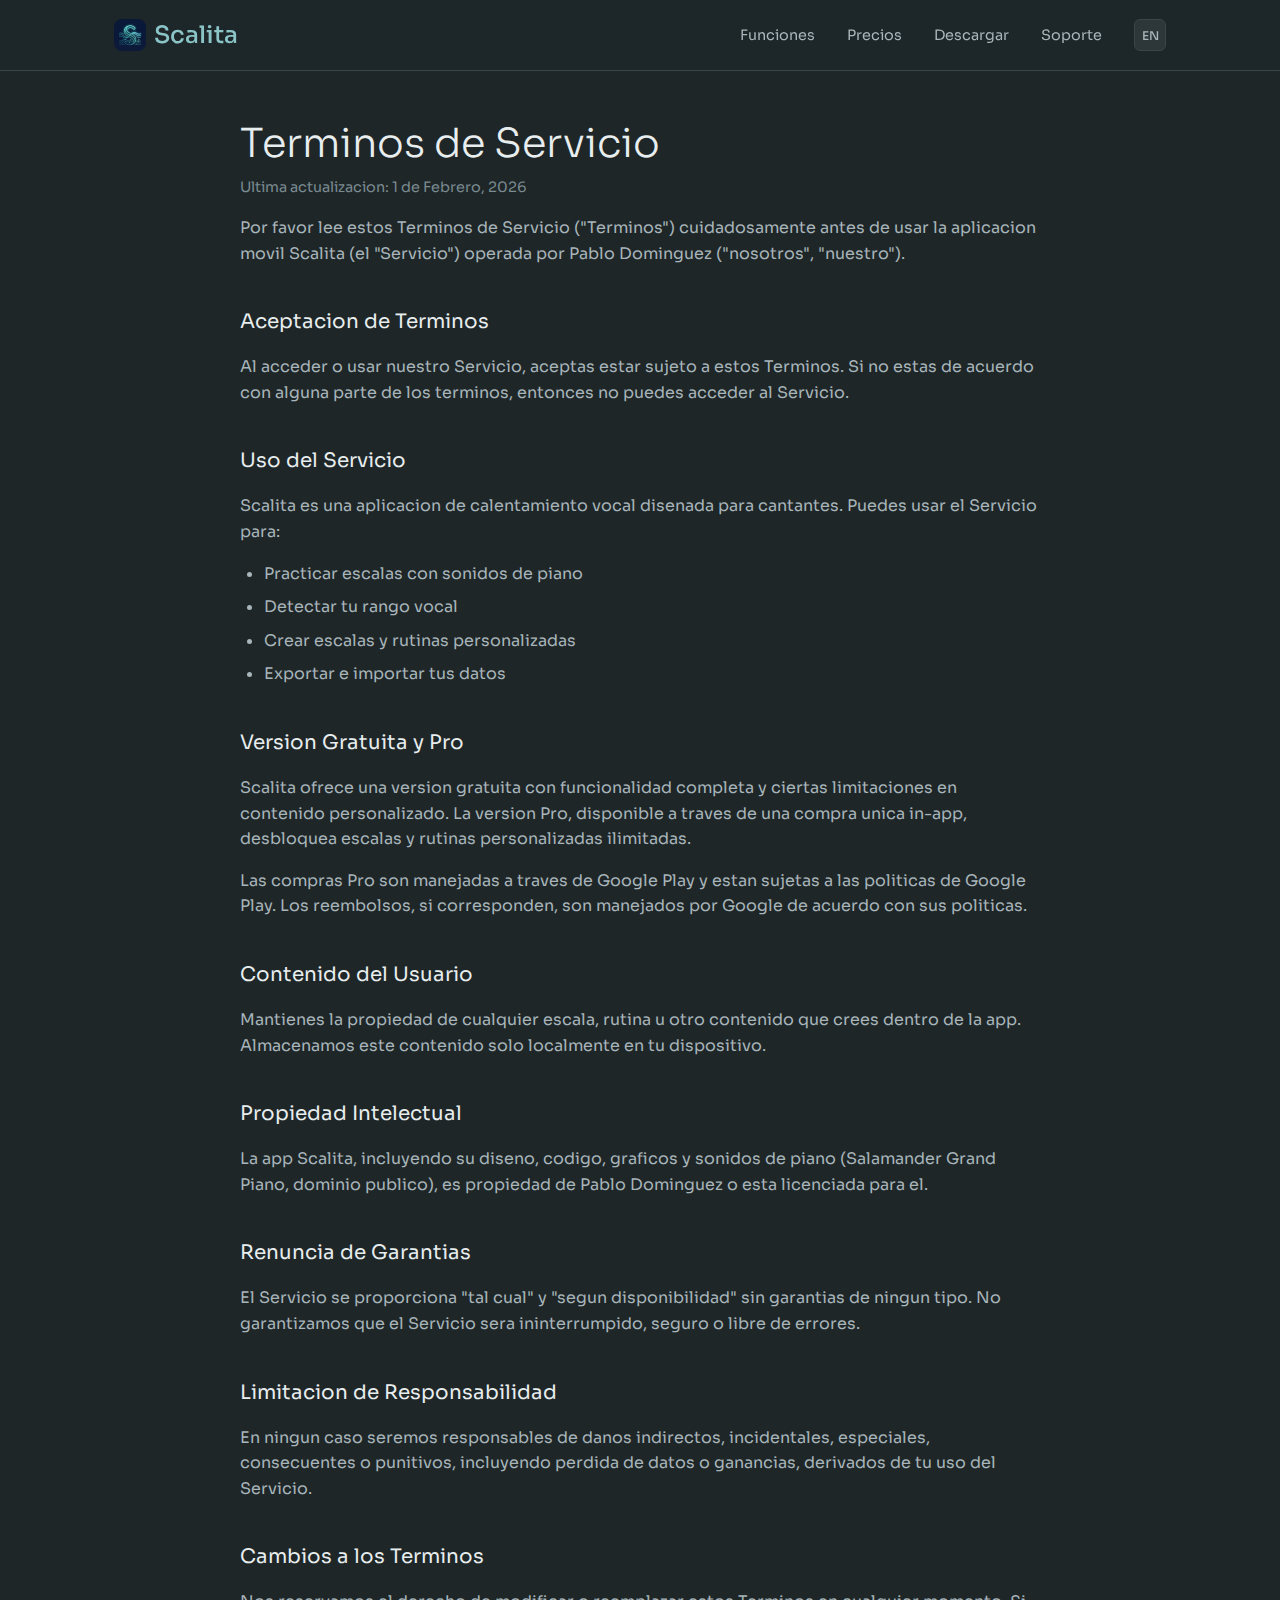
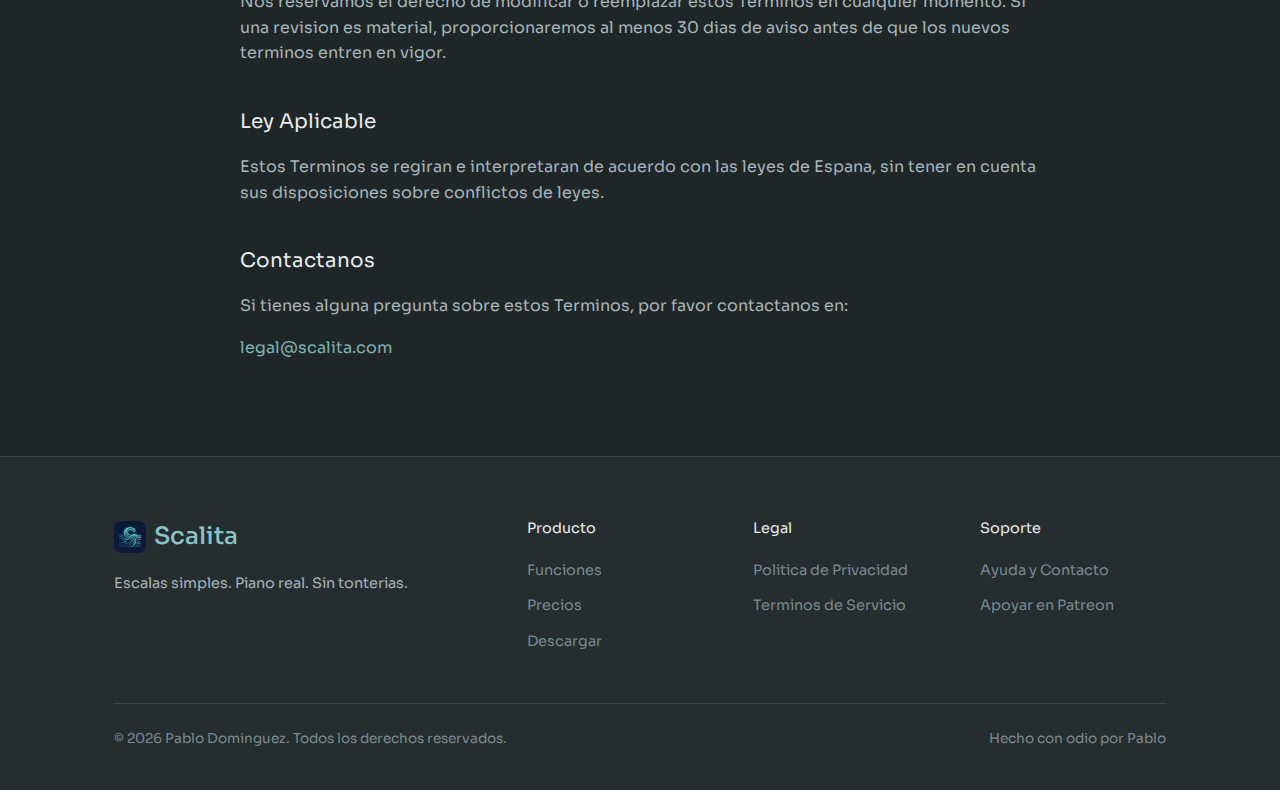
<file: es/terms.html>
<!DOCTYPE html>
<html lang="es">
<head>
  <meta charset="UTF-8">
  <meta name="viewport" content="width=device-width, initial-scale=1.0">
  <title>Terminos de Servicio - Scalita</title>
  <meta name="description" content="Terminos de servicio para la app Scalita.">
  <link rel="canonical" href="https://scalita.com/es/terms.html">
  <link rel="alternate" hreflang="en" href="https://scalita.com/terms.html">
  <link rel="alternate" hreflang="es" href="https://scalita.com/es/terms.html">
  <link rel="icon" type="image/png" sizes="32x32" href="../images/scalita_logo_512.png">
  <link rel="preconnect" href="https://fonts.googleapis.com">
  <link rel="preconnect" href="https://fonts.gstatic.com" crossorigin>
  <link href="https://fonts.googleapis.com/css2?family=Sora:wght@300;400;500&display=swap" rel="stylesheet">
  <link rel="stylesheet" href="../css/style.css">
</head>
<body>
  <nav>
    <div class="container">
      <a href="/es/" class="logo">
        <img src="../images/scalita_logo_512.png" alt="Logo de Scalita" width="32" height="32">
        Scalita
      </a>
      <ul>
        <li><a href="/es/#features">Funciones</a></li>
        <li><a href="/es/#pricing">Precios</a></li>
        <li><a href="/es/#download">Descargar</a></li>
        <li><a href="support.html">Soporte</a></li>
        <li><a href="/terms.html" class="lang-switch" title="English">EN</a></li>
      </ul>
    </div>
  </nav>

  <section class="legal-page">
    <div class="container">
      <div class="legal-content">
        <h1>Terminos de Servicio</h1>
        <p class="legal-meta">Ultima actualizacion: 1 de Febrero, 2026</p>

        <p>Por favor lee estos Terminos de Servicio ("Terminos") cuidadosamente antes de usar la aplicacion movil Scalita (el "Servicio") operada por Pablo Dominguez ("nosotros", "nuestro").</p>

        <h2>Aceptacion de Terminos</h2>
        <p>Al acceder o usar nuestro Servicio, aceptas estar sujeto a estos Terminos. Si no estas de acuerdo con alguna parte de los terminos, entonces no puedes acceder al Servicio.</p>

        <h2>Uso del Servicio</h2>
        <p>Scalita es una aplicacion de calentamiento vocal disenada para cantantes. Puedes usar el Servicio para:</p>
        <ul>
          <li>Practicar escalas con sonidos de piano</li>
          <li>Detectar tu rango vocal</li>
          <li>Crear escalas y rutinas personalizadas</li>
          <li>Exportar e importar tus datos</li>
        </ul>

        <h2>Version Gratuita y Pro</h2>
        <p>Scalita ofrece una version gratuita con funcionalidad completa y ciertas limitaciones en contenido personalizado. La version Pro, disponible a traves de una compra unica in-app, desbloquea escalas y rutinas personalizadas ilimitadas.</p>
        <p>Las compras Pro son manejadas a traves de Google Play y estan sujetas a las politicas de Google Play. Los reembolsos, si corresponden, son manejados por Google de acuerdo con sus politicas.</p>

        <h2>Contenido del Usuario</h2>
        <p>Mantienes la propiedad de cualquier escala, rutina u otro contenido que crees dentro de la app. Almacenamos este contenido solo localmente en tu dispositivo.</p>

        <h2>Propiedad Intelectual</h2>
        <p>La app Scalita, incluyendo su diseno, codigo, graficos y sonidos de piano (Salamander Grand Piano, dominio publico), es propiedad de Pablo Dominguez o esta licenciada para el.</p>

        <h2>Renuncia de Garantias</h2>
        <p>El Servicio se proporciona "tal cual" y "segun disponibilidad" sin garantias de ningun tipo. No garantizamos que el Servicio sera ininterrumpido, seguro o libre de errores.</p>

        <h2>Limitacion de Responsabilidad</h2>
        <p>En ningun caso seremos responsables de danos indirectos, incidentales, especiales, consecuentes o punitivos, incluyendo perdida de datos o ganancias, derivados de tu uso del Servicio.</p>

        <h2>Cambios a los Terminos</h2>
        <p>Nos reservamos el derecho de modificar o reemplazar estos Terminos en cualquier momento. Si una revision es material, proporcionaremos al menos 30 dias de aviso antes de que los nuevos terminos entren en vigor.</p>

        <h2>Ley Aplicable</h2>
        <p>Estos Terminos se regiran e interpretaran de acuerdo con las leyes de Espana, sin tener en cuenta sus disposiciones sobre conflictos de leyes.</p>

        <h2>Contactanos</h2>
        <p>Si tienes alguna pregunta sobre estos Terminos, por favor contactanos en:</p>
        <p><a href="mailto:legal@scalita.com">legal@scalita.com</a></p>
      </div>
    </div>
  </section>

  <footer>
    <div class="container">
      <div class="footer-content">
        <div class="footer-brand">
          <a href="/es/" class="logo">
            <img src="../images/scalita_logo_512.png" alt="Logo de Scalita" width="28" height="28">
            Scalita
          </a>
          <p>Escalas simples. Piano real. Sin tonterias.</p>
        </div>
        <div class="footer-links">
          <h4>Producto</h4>
          <ul>
            <li><a href="/es/#features">Funciones</a></li>
            <li><a href="/es/#pricing">Precios</a></li>
            <li><a href="/es/#download">Descargar</a></li>
          </ul>
        </div>
        <div class="footer-links">
          <h4>Legal</h4>
          <ul>
            <li><a href="privacy.html">Politica de Privacidad</a></li>
            <li><a href="terms.html">Terminos de Servicio</a></li>
          </ul>
        </div>
        <div class="footer-links">
          <h4>Soporte</h4>
          <ul>
            <li><a href="support.html">Ayuda y Contacto</a></li>
            <li><a href="https://patreon.com/pablodominguez" target="_blank" rel="noopener">Apoyar en Patreon</a></li>
          </ul>
        </div>
      </div>
      <div class="footer-bottom">
        <p>&copy; 2026 Pablo Dominguez. Todos los derechos reservados.</p>
        <p>Hecho con odio por <a href="https://dominguezpablo.com" target="_blank" rel="noopener">Pablo</a></p>
      </div>
    </div>
  </footer>
</body>
</html>
</file>
<file: css/style.css>
/* Scalita Landing Page - Evening Sea Theme */

:root {
  /* Backgrounds */
  --base: #1E2628;
  --surface: #252D30;
  --surface-light: #2D373A;
  --mist: #3A4548;

  /* Text */
  --cream: #E8EDEE;
  --soft: #A8B5BA;
  --slate: #7A8B91;

  /* Accent */
  --ocean: #5A9FA3;
  --seafoam: #7FB3B5;
  --glow: #8AC4C7;

  /* Glow effects */
  --glow-primary: 0 4px 24px rgba(90, 159, 163, 0.5);
  --glow-subtle: 0 0 16px rgba(90, 159, 163, 0.25);
  --glow-outline: 0 0 20px rgba(90, 159, 163, 0.3), inset 0 0 20px rgba(90, 159, 163, 0.1);
}

* {
  margin: 0;
  padding: 0;
  box-sizing: border-box;
}

html {
  scroll-behavior: smooth;
}

body {
  font-family: 'Sora', -apple-system, BlinkMacSystemFont, sans-serif;
  background-color: var(--base);
  color: var(--soft);
  line-height: 1.6;
  font-size: 16px;
}

a {
  color: var(--seafoam);
  text-decoration: none;
  transition: color 0.2s ease;
}

a:hover {
  color: var(--glow);
}

h1, h2, h3, h4 {
  color: var(--cream);
  font-weight: 400;
}

h1 {
  font-size: 2.5rem;
  font-weight: 300;
  line-height: 1.2;
}

h2 {
  font-size: 1.75rem;
  margin-bottom: 1rem;
}

h3 {
  font-size: 1.25rem;
  margin-bottom: 0.75rem;
}

/* Container */
.container {
  max-width: 1100px;
  margin: 0 auto;
  padding: 0 24px;
}

/* Navigation */
nav {
  position: fixed;
  top: 0;
  left: 0;
  right: 0;
  background: rgba(30, 38, 40, 0.95);
  backdrop-filter: blur(10px);
  border-bottom: 1px solid var(--mist);
  z-index: 100;
  padding: 16px 0;
}

nav .container {
  display: flex;
  justify-content: space-between;
  align-items: center;
}

.logo {
  font-size: 1.5rem;
  font-weight: 500;
  color: var(--glow);
  display: flex;
  align-items: center;
  gap: 8px;
}

.logo svg,
.logo img {
  width: 32px;
  height: 32px;
  border-radius: 8px;
}

nav ul {
  display: flex;
  list-style: none;
  gap: 32px;
  align-items: center;
}

nav ul a {
  color: var(--soft);
  font-size: 0.9rem;
}

nav ul a:hover {
  color: var(--cream);
}

/* Language Switcher */
.lang-switch {
  display: inline-flex;
  align-items: center;
  justify-content: center;
  width: 32px;
  height: 32px;
  background: var(--surface-light);
  border: 1px solid var(--mist);
  border-radius: 6px;
  font-size: 0.75rem;
  font-weight: 500;
  color: var(--soft) !important;
  transition: all 0.2s ease;
}

.lang-switch:hover {
  background: var(--mist);
  border-color: var(--ocean);
  color: var(--cream) !important;
}

/* Hero Section */
.hero {
  min-height: 100vh;
  display: flex;
  align-items: center;
  padding-top: 80px;
  position: relative;
  overflow: hidden;
}

.hero::before {
  content: '';
  position: absolute;
  top: -50%;
  right: -20%;
  width: 80%;
  height: 150%;
  background: radial-gradient(ellipse at center, rgba(90, 159, 163, 0.08) 0%, transparent 70%);
  pointer-events: none;
}

.hero .container {
  display: grid;
  grid-template-columns: 1fr 1fr;
  gap: 60px;
  align-items: center;
}

.hero-content {
  z-index: 1;
}

.hero-badge {
  display: inline-block;
  background: var(--surface);
  border: 1px solid var(--mist);
  border-radius: 100px;
  padding: 8px 16px;
  font-size: 0.85rem;
  color: var(--seafoam);
  margin-bottom: 24px;
}

.hero h1 {
  margin-bottom: 20px;
}

.hero p {
  font-size: 1.1rem;
  margin-bottom: 32px;
  max-width: 480px;
}

.tagline {
  color: var(--slate);
  font-size: 1rem;
  margin-bottom: 40px;
}

.hero-buttons {
  display: flex;
  gap: 16px;
  flex-wrap: wrap;
}

.btn {
  display: inline-flex;
  align-items: center;
  gap: 8px;
  padding: 14px 28px;
  border-radius: 12px;
  font-size: 1rem;
  font-weight: 500;
  cursor: pointer;
  transition: all 0.2s ease;
  border: none;
  text-decoration: none;
}

.btn-primary {
  background: transparent;
  border: 1.5px solid var(--ocean);
  color: var(--glow);
  box-shadow: var(--glow-outline);
}

.btn-primary:hover {
  background: rgba(90, 159, 163, 0.1);
  color: var(--glow);
}

.btn-secondary {
  background: transparent;
  border: 1px solid var(--mist);
  color: var(--soft);
}

.btn-secondary:hover {
  border-color: var(--slate);
  color: var(--cream);
}

.hero-visual {
  display: flex;
  justify-content: center;
  align-items: center;
  flex-direction: column;
  z-index: 1;
}

/* Phone Mockup with Screenshots */
.phone-mockup {
  width: 280px;
  height: 580px;
  background: var(--surface);
  border-radius: 40px;
  border: 3px solid var(--mist);
  box-shadow: var(--glow-subtle), 0 20px 60px rgba(0, 0, 0, 0.3);
  position: relative;
  overflow: hidden;
  display: flex;
  flex-direction: column;
}

.phone-mockup::before {
  content: '';
  position: absolute;
  top: 12px;
  left: 50%;
  transform: translateX(-50%);
  width: 80px;
  height: 24px;
  background: var(--base);
  border-radius: 12px;
  z-index: 10;
}

.phone-screen {
  flex: 1;
  overflow: hidden;
  border-radius: 36px;
  margin: 3px;
}

.screenshot-carousel {
  width: 100%;
  height: 100%;
  position: relative;
}

.screenshot {
  position: absolute;
  top: 0;
  left: 0;
  width: 100%;
  height: 100%;
  object-fit: cover;
  opacity: 0;
  transition: opacity 0.5s ease;
}

.screenshot.active {
  opacity: 1;
}

/* Carousel Dots */
.carousel-dots {
  display: flex;
  justify-content: center;
  gap: 8px;
  margin-top: 16px;
  margin-bottom: 16px;
}

.dot {
  width: 8px;
  height: 8px;
  border-radius: 50%;
  background: var(--mist);
  cursor: pointer;
  transition: all 0.3s ease;
}

.dot:hover {
  background: var(--slate);
}

.dot.active {
  background: var(--ocean);
  box-shadow: 0 0 8px rgba(90, 159, 163, 0.5);
}

.phone-content {
  color: var(--slate);
  text-align: center;
  font-size: 0.9rem;
}

/* Features Section */
.features {
  padding: 100px 0;
}

.section-header {
  text-align: center;
  margin-bottom: 60px;
}

.section-header p {
  max-width: 600px;
  margin: 0 auto;
}

.features-grid {
  display: grid;
  grid-template-columns: repeat(3, 1fr);
  gap: 24px;
}

.feature-card {
  background: var(--surface);
  border: 1px solid var(--mist);
  border-radius: 16px;
  padding: 32px;
  transition: all 0.3s ease;
}

.feature-card:hover {
  border-color: var(--ocean);
  box-shadow: var(--glow-subtle);
}

.feature-icon {
  width: 48px;
  height: 48px;
  background: var(--surface-light);
  border-radius: 12px;
  display: flex;
  align-items: center;
  justify-content: center;
  margin-bottom: 20px;
  color: var(--ocean);
}

.feature-card h3 {
  margin-bottom: 12px;
}

.feature-card p {
  font-size: 0.95rem;
  color: var(--slate);
}

.feature-card.clickable {
  cursor: pointer;
}

.feature-card.clickable:active {
  transform: scale(0.98);
}

.feature-card.clickable .play-hint {
  font-size: 0.75rem;
  color: var(--seafoam);
  margin-top: 12px;
  opacity: 0.8;
}

/* Pricing Section */
.pricing {
  padding: 100px 0;
  background: var(--surface);
}

.pricing-cards {
  display: grid;
  grid-template-columns: repeat(2, 1fr);
  gap: 24px;
  max-width: 800px;
  margin: 0 auto;
}

.pricing-card {
  background: var(--base);
  border: 1px solid var(--mist);
  border-radius: 20px;
  padding: 40px 32px;
  text-align: center;
}

.pricing-card.featured {
  border-color: var(--ocean);
  box-shadow: var(--glow-subtle);
  position: relative;
}

.pricing-card.featured::before {
  content: 'Best Value';
  position: absolute;
  top: -12px;
  left: 50%;
  transform: translateX(-50%);
  background: var(--ocean);
  color: var(--cream);
  padding: 4px 16px;
  border-radius: 100px;
  font-size: 0.8rem;
  font-weight: 500;
}

/* Spanish "Mejor Valor" override */
html[lang="es"] .pricing-card.featured::before {
  content: 'Mejor Valor';
}

.pricing-card h3 {
  font-size: 1.5rem;
  margin-bottom: 8px;
}

.price {
  font-size: 2.5rem;
  font-weight: 300;
  color: var(--cream);
  margin-bottom: 24px;
}

.price span {
  font-size: 1rem;
  color: var(--slate);
}

.pricing-features {
  list-style: none;
  text-align: left;
  margin-bottom: 32px;
}

.pricing-features li {
  padding: 10px 0;
  display: flex;
  align-items: center;
  gap: 12px;
  color: var(--soft);
  border-bottom: 1px solid var(--mist);
}

.pricing-features li:last-child {
  border-bottom: none;
}

.pricing-features .check {
  color: var(--ocean);
}

/* Download Section */
.download {
  padding: 100px 0;
  text-align: center;
}

.download h2 {
  font-size: 2rem;
  margin-bottom: 16px;
}

.download p {
  margin-bottom: 40px;
  max-width: 500px;
  margin-left: auto;
  margin-right: auto;
}

.store-buttons {
  display: flex;
  justify-content: center;
  gap: 16px;
}

.store-button {
  display: inline-flex;
  align-items: center;
  gap: 12px;
  background: var(--surface);
  border: 1px solid var(--mist);
  border-radius: 12px;
  padding: 12px 24px;
  color: var(--cream);
  transition: all 0.2s ease;
}

.store-button:hover {
  border-color: var(--ocean);
  color: var(--cream);
}

.store-button svg {
  width: 28px;
  height: 28px;
}

.store-text {
  text-align: left;
}

.store-text small {
  display: block;
  font-size: 0.7rem;
  color: var(--slate);
}

.store-text strong {
  font-size: 1.1rem;
}

/* Footer */
footer {
  background: var(--surface);
  border-top: 1px solid var(--mist);
  padding: 60px 0 40px;
}

.footer-content {
  display: grid;
  grid-template-columns: 2fr 1fr 1fr 1fr;
  gap: 40px;
  margin-bottom: 40px;
}

.footer-brand p {
  margin-top: 16px;
  font-size: 0.9rem;
  max-width: 300px;
}

.footer-links h4 {
  font-size: 0.9rem;
  margin-bottom: 16px;
  color: var(--cream);
}

.footer-links ul {
  list-style: none;
}

.footer-links li {
  margin-bottom: 10px;
}

.footer-links a {
  color: var(--slate);
  font-size: 0.9rem;
}

.footer-links a:hover {
  color: var(--cream);
}

.footer-bottom {
  border-top: 1px solid var(--mist);
  padding-top: 24px;
  display: flex;
  justify-content: space-between;
  align-items: center;
  font-size: 0.85rem;
  color: var(--slate);
}

.footer-bottom a {
  color: var(--slate);
}

/* Legal Pages */
.legal-page {
  padding-top: 120px;
  padding-bottom: 80px;
}

.legal-content {
  max-width: 800px;
  margin: 0 auto;
}

.legal-content h1 {
  margin-bottom: 8px;
}

.legal-meta {
  color: var(--slate);
  font-size: 0.9rem;
  margin-bottom: 40px;
}

.legal-content h2 {
  font-size: 1.25rem;
  margin-top: 40px;
  margin-bottom: 16px;
}

.legal-content p {
  margin-bottom: 16px;
}

.legal-content ul {
  margin-bottom: 16px;
  padding-left: 24px;
}

.legal-content li {
  margin-bottom: 8px;
}

/* Support Page */
.support-page {
  padding-top: 120px;
  padding-bottom: 80px;
}

.support-content {
  max-width: 600px;
  margin: 0 auto;
  text-align: center;
}

.support-content h1 {
  margin-bottom: 16px;
}

.support-content > p {
  margin-bottom: 40px;
}

.support-options {
  display: grid;
  gap: 16px;
  text-align: left;
}

.support-option {
  background: var(--surface);
  border: 1px solid var(--mist);
  border-radius: 16px;
  padding: 24px;
  display: flex;
  align-items: flex-start;
  gap: 16px;
  transition: all 0.2s ease;
}

.support-option:hover {
  border-color: var(--ocean);
}

.support-icon {
  width: 40px;
  height: 40px;
  background: var(--surface-light);
  border-radius: 10px;
  display: flex;
  align-items: center;
  justify-content: center;
  color: var(--ocean);
  flex-shrink: 0;
}

.support-option h3 {
  margin-bottom: 4px;
}

.support-option p {
  font-size: 0.9rem;
  color: var(--slate);
}

/* Hide hamburger on desktop */
.menu-toggle {
  display: none;
}

/* Responsive */
@media (max-width: 900px) {
  .hero .container {
    grid-template-columns: 1fr;
    text-align: center;
  }

  .hero-content {
    order: 1;
  }

  .hero-visual {
    order: 0;
    margin-bottom: 40px;
  }

  .hero p {
    margin-left: auto;
    margin-right: auto;
  }

  .hero-buttons {
    justify-content: center;
  }

  .features-grid {
    grid-template-columns: 1fr;
  }

  .pricing-cards {
    grid-template-columns: 1fr;
  }

  .footer-content {
    grid-template-columns: 1fr 1fr;
  }
}

@media (max-width: 600px) {
  h1 {
    font-size: 2rem;
  }

  /* Hide language selector on mobile */
  .lang-switch {
    display: none;
  }

  /* Hamburger menu button */
  .menu-toggle {
    display: flex;
    flex-direction: column;
    justify-content: center;
    gap: 5px;
    width: 32px;
    height: 32px;
    background: none;
    border: none;
    cursor: pointer;
    padding: 4px;
  }

  .menu-toggle span {
    display: block;
    width: 100%;
    height: 2px;
    background: var(--soft);
    border-radius: 2px;
    transition: all 0.3s ease;
  }

  .menu-toggle.active span:nth-child(1) {
    transform: rotate(45deg) translate(5px, 5px);
  }

  .menu-toggle.active span:nth-child(2) {
    opacity: 0;
  }

  .menu-toggle.active span:nth-child(3) {
    transform: rotate(-45deg) translate(5px, -5px);
  }

  /* Mobile nav menu */
  nav ul {
    position: fixed;
    top: 60px;
    left: 0;
    right: 0;
    background: rgba(30, 38, 40, 0.98);
    backdrop-filter: blur(10px);
    flex-direction: column;
    padding: 24px;
    gap: 0;
    border-bottom: 1px solid var(--mist);
    transform: translateY(-100%);
    opacity: 0;
    pointer-events: none;
    transition: all 0.3s ease;
  }

  nav ul.open {
    transform: translateY(0);
    opacity: 1;
    pointer-events: auto;
  }

  nav ul li {
    display: block !important;
    width: 100%;
  }

  nav ul li a {
    display: block;
    padding: 16px 0;
    border-bottom: 1px solid var(--mist);
    font-size: 1rem;
  }

  nav ul li:last-child a {
    border-bottom: none;
  }

  .footer-content {
    grid-template-columns: 1fr;
  }

  .footer-bottom {
    flex-direction: column;
    gap: 16px;
    text-align: center;
  }

  .hero-visual {
    width: 100%;
    padding: 0;
    margin-top: 24px;
  }

  .phone-mockup {
    width: min(85vw, 320px);
    height: min(180vw, 680px);
    border-radius: 36px;
  }

  .phone-mockup::before {
    width: 70px;
    height: 20px;
    top: 10px;
    border-radius: 10px;
  }

  .phone-screen {
    border-radius: 32px;
  }

  .carousel-dots {
    margin-top: 12px;
  }

  .dot {
    width: 6px;
    height: 6px;
  }
}
</file>
